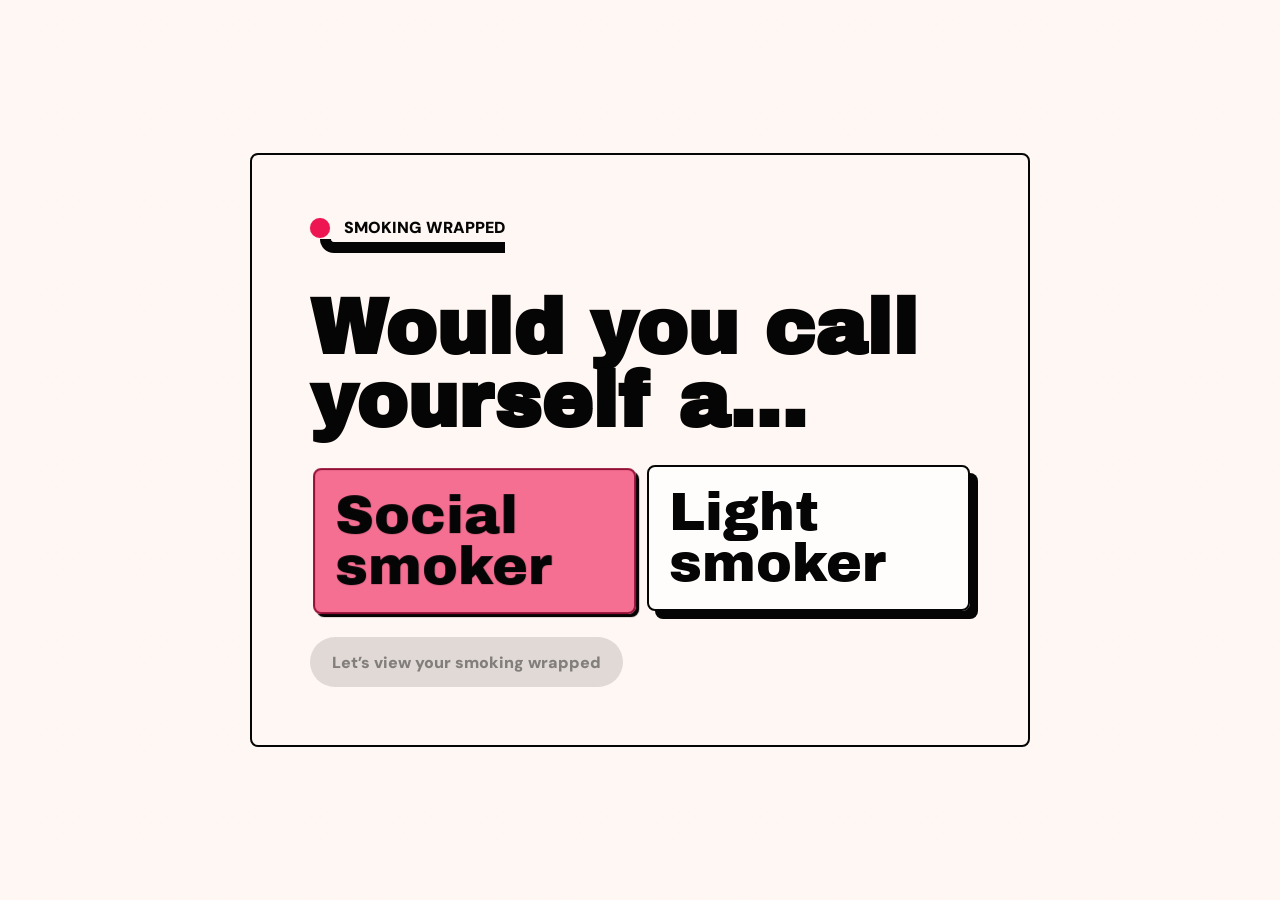
<file: index.html>
<!doctype html>
<html lang="en">
  <head>
    <meta charset="UTF-8" />
    <meta name="viewport" content="width=device-width, initial-scale=1.0" />
    <meta http-equiv="refresh" content="0; url=./smoking-wrapped-v1/" />
    <title>Smoking Wrapped</title>
    <link rel="canonical" href="./smoking-wrapped-v1/" />
  </head>
  <body>
    <p><a href="./smoking-wrapped-v1/">Open Smoking Wrapped</a></p>
  </body>
</html>
</file>
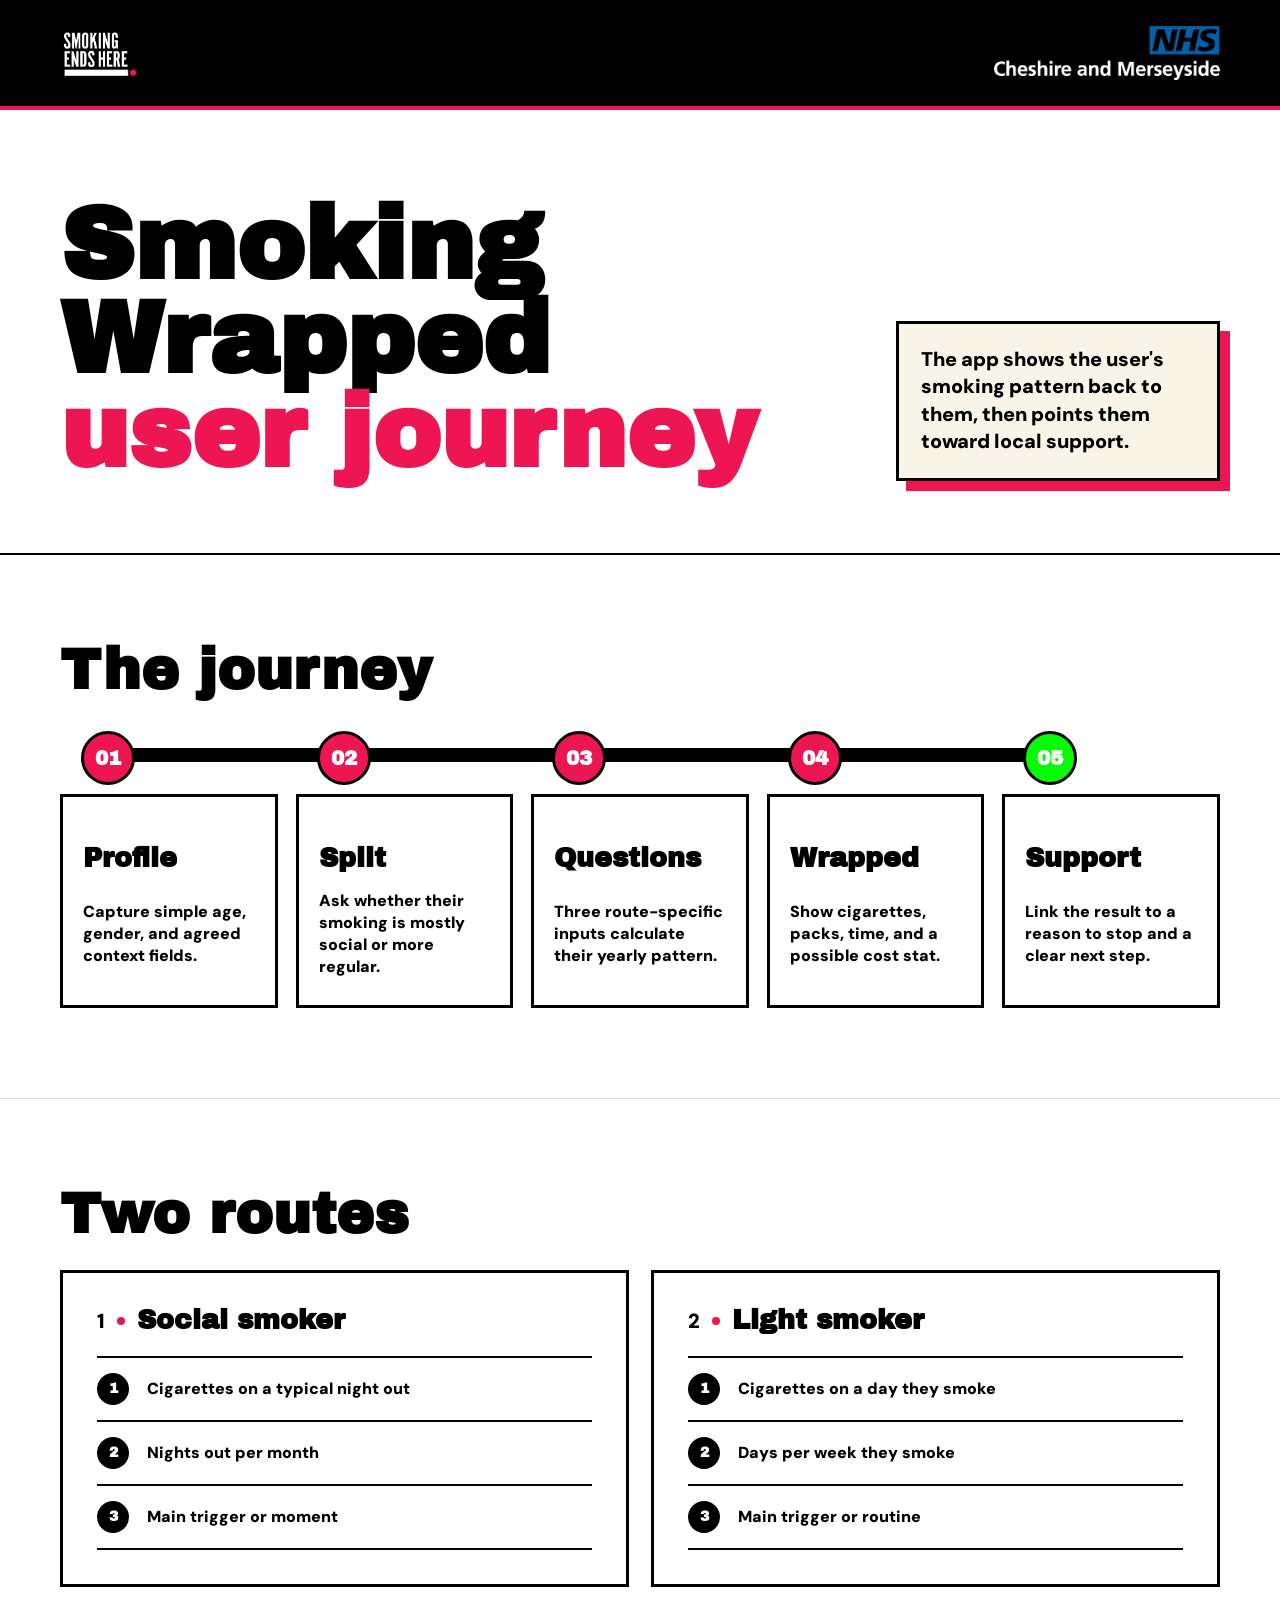
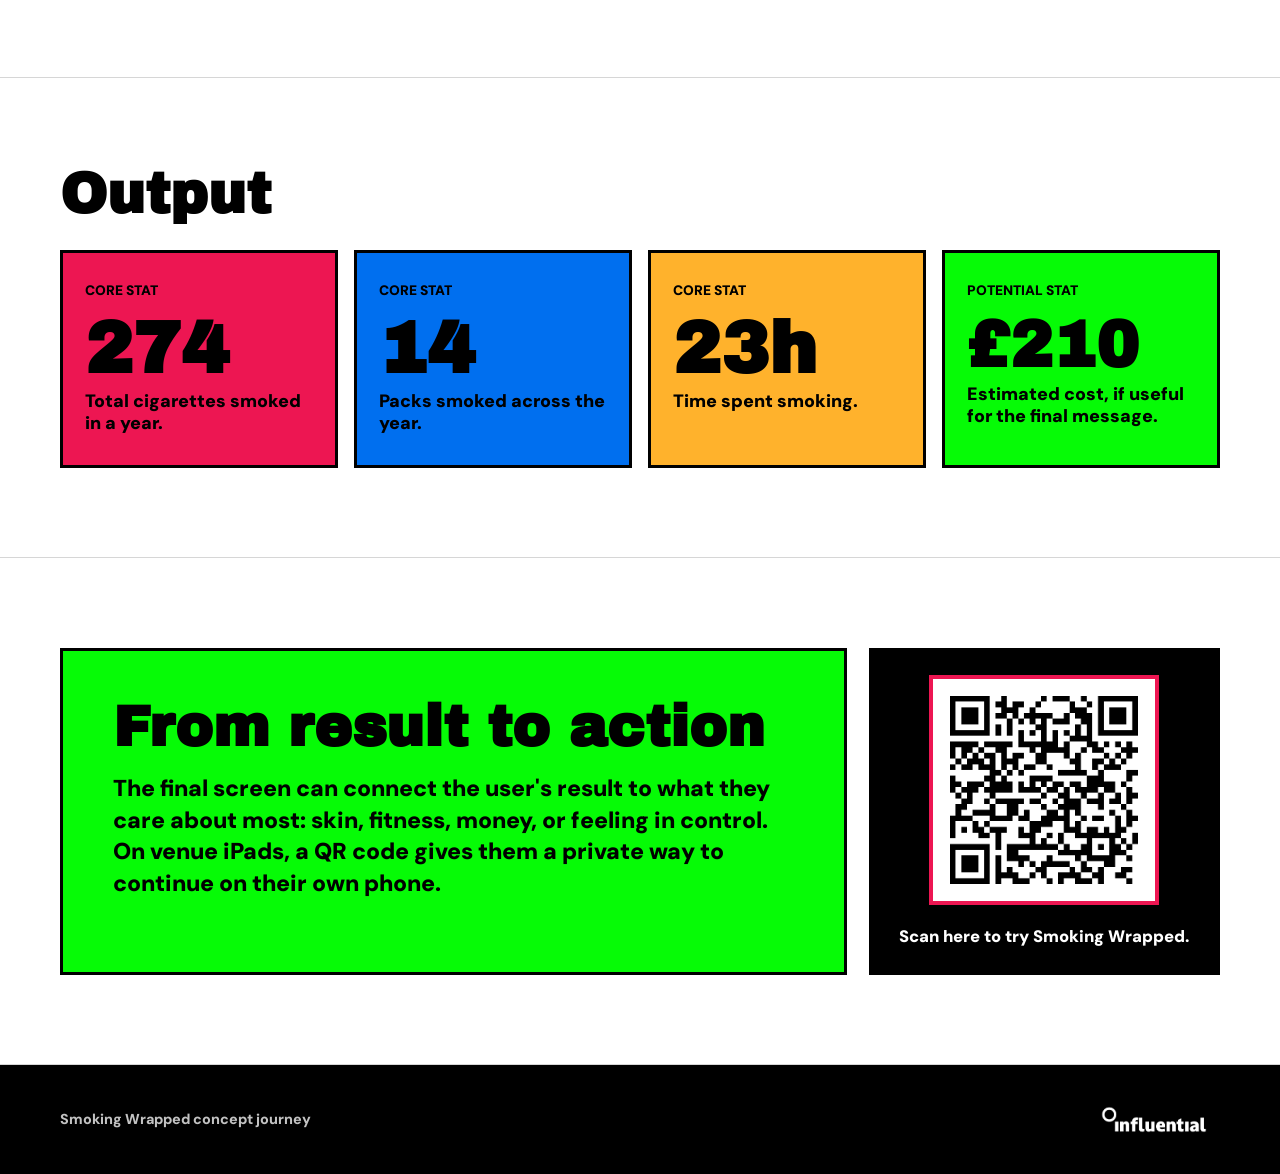
<file: smoking-wrapped-user-journey/index.html>
<!doctype html>
<html lang="en">
  <head>
    <meta charset="utf-8" />
    <meta name="viewport" content="width=device-width, initial-scale=1" />
    <title>Smoking Wrapped User Journey</title>
    <link rel="preconnect" href="https://fonts.googleapis.com" />
    <link rel="preconnect" href="https://fonts.gstatic.com" crossorigin />
    <link
      href="https://fonts.googleapis.com/css2?family=Archivo+Black&family=DM+Sans:opsz,wght@9..40,500;9..40,700;9..40,900&family=Oswald:wght@600;700&display=swap"
      rel="stylesheet"
    />
    <style>
      :root {
        --black: #000000;
        --white: #ffffff;
        --pink: #ed1652;
        --grey: #333333;
        --cream: #f8f4e8;
        --yellow: #f5f8a3;
        --green: #06fb06;
        --blue: #006fef;
        --cyan: #00a7fa;
        --orange: #ffb22c;
        --line: rgba(0, 0, 0, 0.16);
      }

      * {
        box-sizing: border-box;
      }

      html {
        scroll-behavior: smooth;
        overflow-x: hidden;
      }

      body {
        margin: 0;
        color: var(--black);
        background: var(--white);
        font-family: "DM Sans", system-ui, sans-serif;
        line-height: 1.38;
        overflow-x: hidden;
      }

      img {
        display: block;
        max-width: 100%;
      }

      p {
        margin: 0;
      }

      .wrap {
        width: min(1160px, calc(100% - 36px));
        margin: 0 auto;
      }

      .topbar {
        position: sticky;
        top: 0;
        z-index: 10;
        padding: 14px 0;
        background: var(--black);
        border-bottom: 4px solid var(--pink);
      }

      .brand-stack {
        display: flex;
        align-items: center;
        justify-content: space-between;
        gap: 20px;
      }

      .seh-logo {
        width: 78px;
        height: 78px;
      }

      .nhs-logo {
        width: 226px;
        height: auto;
        object-fit: contain;
      }

      .inf-logo {
        width: 132px;
      }

      h1,
      h2,
      h3 {
        margin: 0;
        font-family: "Archivo Black", Impact, sans-serif;
        letter-spacing: 0;
      }

      h1 {
        max-width: 1000px;
        font-size: clamp(3.4rem, 8vw, 8.3rem);
        line-height: 0.92;
      }

      h1 em {
        display: block;
        color: var(--pink);
        font-style: normal;
      }

      h2 {
        font-size: clamp(2.15rem, 4.4vw, 4.8rem);
        line-height: 0.96;
      }

      h3 {
        font-size: clamp(1.35rem, 2.1vw, 2rem);
        line-height: 1;
      }

      .hero {
        position: relative;
        padding: clamp(48px, 7vw, 88px) 0 clamp(44px, 6vw, 72px);
        background: var(--white);
        border-bottom: 2px solid var(--black);
      }

      .hero-grid {
        display: grid;
        grid-template-columns: minmax(0, 1fr) minmax(260px, 0.42fr);
        gap: clamp(28px, 5vw, 64px);
        align-items: end;
      }

      .hero-note {
        padding: 22px;
        color: var(--black);
        background-color: #f8f4e8;
        background-image: linear-gradient(#f8f4e8, #f8f4e8);
        border: 3px solid var(--black);
        box-shadow: 10px 10px 0 var(--pink);
        font-size: clamp(1.06rem, 1.55vw, 1.35rem);
        font-weight: 900;
      }

      section {
        padding: clamp(48px, 7vw, 92px) 0;
        border-bottom: 1px solid var(--line);
      }

      .section-head {
        margin-bottom: 28px;
      }

      .journey {
        position: relative;
        display: grid;
        grid-template-columns: repeat(5, minmax(136px, 1fr));
        gap: 18px;
        padding-top: 68px;
        --step-width: calc((100% - 72px) / 5);
      }

      .journey::before {
        content: "";
        position: absolute;
        top: 22px;
        left: 45px;
        right: calc(var(--step-width) - 45px);
        height: 14px;
        background: var(--black);
        border-radius: 999px;
      }

      .step {
        position: relative;
        display: grid;
        gap: 12px;
        min-height: 214px;
        padding: 26px 20px 22px;
        background: var(--white);
        border: 3px solid var(--black);
      }

      .step b,
      .route-list b {
        display: grid;
        place-items: center;
        font-family: "Archivo Black", Impact, sans-serif;
        line-height: 1;
      }

      .step b {
        position: absolute;
        top: -66px;
        left: 18px;
        color: var(--white);
        background: var(--pink);
        border: 3px solid var(--black);
        border-radius: 999px;
        width: 54px;
        height: 54px;
        font-size: 1.25rem;
      }

      .step:nth-child(5) b {
        background: var(--green);
      }

      .step h3 {
        margin-top: 22px;
      }

      .step p,
      .route-list li,
      .stat p,
      .phone-card p {
        font-weight: 900;
      }

      .routes {
        display: grid;
        grid-template-columns: repeat(2, minmax(0, 1fr));
        gap: 22px;
      }

      .panel {
        padding: clamp(24px, 4vw, 34px);
        background: var(--white);
        border: 3px solid var(--black);
      }

      .panel.social {
        color: var(--black);
      }

      .panel.light {
        color: var(--black);
      }

      .panel h3 {
        display: flex;
        align-items: center;
        gap: 12px;
        margin-bottom: 22px;
        color: inherit;
      }

      .panel h3 span {
        font-family: "DM Sans", system-ui, sans-serif;
        font-size: 1.28rem;
        font-weight: 900;
      }

      .panel h3 i {
        width: 8px;
        height: 8px;
        background: var(--pink);
        border-radius: 50%;
      }

      .route-list {
        display: grid;
        gap: 0;
        margin: 0;
        padding: 0;
        list-style: none;
        border-top: 2px solid var(--black);
      }

      .route-list li {
        display: grid;
        grid-template-columns: 36px 1fr;
        gap: 14px;
        align-items: center;
        min-height: 64px;
        padding: 15px 0;
        background: transparent;
        color: var(--black);
        border-bottom: 2px solid var(--black);
      }

      .route-list b {
        width: 32px;
        height: 32px;
        color: var(--white);
        background: var(--black);
        border-radius: 999px;
        font-size: 0.88rem;
      }

      .stats {
        display: grid;
        grid-template-columns: repeat(4, minmax(0, 1fr));
        gap: 16px;
      }

      .stat {
        min-height: 218px;
        padding: 26px 22px;
        color: var(--black);
        border: 3px solid var(--black);
        overflow: hidden;
      }

      .stat:nth-child(1) {
        background: var(--pink);
      }

      .stat:nth-child(2) {
        background: var(--blue);
      }

      .stat:nth-child(3) {
        background: var(--orange);
      }

      .stat.maybe {
        background: var(--green);
      }

      .stat strong {
        display: block;
        margin: 16px 0 10px;
        color: inherit;
        font-family: "Archivo Black", Impact, sans-serif;
        font-size: clamp(3.15rem, 5.6vw, 5.5rem);
        line-height: 0.9;
      }

      .stat.maybe strong {
        font-size: clamp(2.85rem, 5vw, 4.9rem);
      }

      .stat span {
        color: inherit;
        font-size: 0.86rem;
        font-weight: 900;
        text-transform: uppercase;
      }

      .stat p {
        font-size: clamp(1.05rem, 1.4vw, 1.28rem);
        line-height: 1.2;
      }

      .handoff {
        display: grid;
        grid-template-columns: minmax(0, 0.94fr) minmax(250px, 0.42fr);
        gap: 22px;
        align-items: stretch;
      }

      .handoff-copy {
        padding: clamp(28px, 5vw, 50px);
        color: var(--black);
        background: var(--green);
        border: 3px solid var(--black);
      }

      .handoff-copy p {
        max-width: 720px;
        margin-top: 18px;
        font-size: clamp(1.08rem, 1.8vw, 1.45rem);
        font-weight: 900;
      }

      .phone-card {
        display: flex;
        flex-direction: column;
        justify-content: center;
        gap: 20px;
        padding: 24px;
        background: var(--black);
        color: var(--white);
        border: 3px solid var(--black);
      }

      .qr {
        width: min(230px, 100%);
        aspect-ratio: 1;
        margin: 0 auto;
        padding: 10px;
        background: var(--white);
        border: 4px solid var(--pink);
      }

      .qr img {
        width: 100%;
        height: 100%;
        object-fit: contain;
      }

      .phone-card p {
        text-align: center;
        font-size: 1.04rem;
      }

      footer {
        padding: 28px 0;
        background: var(--black);
      }

      footer .wrap {
        display: flex;
        align-items: center;
        justify-content: space-between;
        gap: 18px;
      }

      footer p {
        color: rgba(255, 255, 255, 0.76);
        font-size: 0.9rem;
        font-weight: 800;
      }

      @media (max-width: 980px) {
        .hero-grid,
        .routes,
        .handoff {
          grid-template-columns: 1fr;
        }

        .journey,
        .stats {
          grid-template-columns: 1fr;
        }

        .journey {
          gap: 16px;
          padding-top: 0;
          padding-left: 44px;
        }

        .journey::before {
          top: 28px;
          bottom: 28px;
          left: 27px;
          right: auto;
          width: 12px;
          height: auto;
        }

        .step {
          min-height: auto;
          padding-left: 58px;
        }

        .step b {
          top: 20px;
          left: -40px;
        }
      }

      @media (max-width: 680px) {
        .wrap {
          width: min(100% - 28px, 1160px);
        }

        footer .wrap {
          align-items: flex-start;
          flex-direction: column;
          justify-content: flex-start;
        }

        .brand-stack {
          align-items: center;
          justify-content: space-between;
        }

        .seh-logo {
          width: 70px;
          height: 70px;
        }

        .nhs-logo {
          width: 170px;
        }

        h1 {
          font-size: clamp(3.05rem, 16vw, 5rem);
        }

        .hero-note {
          box-shadow: 7px 7px 0 var(--pink);
        }

        .route-list li {
          grid-template-columns: 34px 1fr;
          padding: 14px 0;
        }

        .route-list b {
          width: 30px;
          height: 30px;
        }
      }
    </style>
  </head>
  <body>
    <header class="topbar">
      <div class="wrap brand-stack" aria-label="Campaign partners">
        <img class="seh-logo" src="../assets/brand/smoking-ends-here-logo.png" alt="Smoking Ends Here" />
        <img class="nhs-logo" src="../assets/brand/nhs-logo.png" alt="NHS Cheshire and Merseyside" />
      </div>
    </header>

    <main>
      <section class="hero">
        <div class="wrap hero-grid">
          <div>
            <h1>Smoking Wrapped <em>user journey</em></h1>
          </div>
          <div class="hero-note">
            <p>The app shows the user's smoking pattern back to them, then points them toward local support.</p>
          </div>
        </div>
      </section>

      <section>
        <div class="wrap">
          <div class="section-head">
            <h2>The journey</h2>
          </div>

          <div class="journey" aria-label="Five step user journey">
            <article class="step">
              <b>01</b>
              <h3>Profile</h3>
              <p>Capture simple age, gender, and agreed context fields.</p>
            </article>
            <article class="step">
              <b>02</b>
              <h3>Split</h3>
              <p>Ask whether their smoking is mostly social or more regular.</p>
            </article>
            <article class="step">
              <b>03</b>
              <h3>Questions</h3>
              <p>Three route-specific inputs calculate their yearly pattern.</p>
            </article>
            <article class="step">
              <b>04</b>
              <h3>Wrapped</h3>
              <p>Show cigarettes, packs, time, and a possible cost stat.</p>
            </article>
            <article class="step">
              <b>05</b>
              <h3>Support</h3>
              <p>Link the result to a reason to stop and a clear next step.</p>
            </article>
          </div>
        </div>
      </section>

      <section>
        <div class="wrap">
          <div class="section-head">
            <h2>Two routes</h2>
          </div>

          <div class="routes">
            <article class="panel social">
              <h3><span>1</span><i aria-hidden="true"></i>Social smoker</h3>
              <ul class="route-list">
                <li><b>1</b><span>Cigarettes on a typical night out</span></li>
                <li><b>2</b><span>Nights out per month</span></li>
                <li><b>3</b><span>Main trigger or moment</span></li>
              </ul>
            </article>

            <article class="panel light">
              <h3><span>2</span><i aria-hidden="true"></i>Light smoker</h3>
              <ul class="route-list">
                <li><b>1</b><span>Cigarettes on a day they smoke</span></li>
                <li><b>2</b><span>Days per week they smoke</span></li>
                <li><b>3</b><span>Main trigger or routine</span></li>
              </ul>
            </article>
          </div>
        </div>
      </section>

      <section>
        <div class="wrap">
          <div class="section-head">
            <h2>Output</h2>
          </div>

          <div class="stats">
            <article class="stat">
              <span>Core stat</span>
              <strong>274</strong>
              <p>Total cigarettes smoked in a year.</p>
            </article>
            <article class="stat">
              <span>Core stat</span>
              <strong>14</strong>
              <p>Packs smoked across the year.</p>
            </article>
            <article class="stat">
              <span>Core stat</span>
              <strong>23h</strong>
              <p>Time spent smoking.</p>
            </article>
            <article class="stat maybe">
              <span>Potential stat</span>
              <strong>£210</strong>
              <p>Estimated cost, if useful for the final message.</p>
            </article>
          </div>
        </div>
      </section>

      <section>
        <div class="wrap handoff">
          <article class="handoff-copy">
            <h2>From result to action</h2>
            <p>
              The final screen can connect the user's result to what they care about most: skin, fitness,
              money, or feeling in control. On venue iPads, a QR code gives them a private way to continue
              on their own phone.
            </p>
          </article>
          <aside class="phone-card" aria-label="Illustrative QR code handoff">
            <div class="qr">
              <img
                src="../assets/generated/smoking-wrapped-live-qr.png"
                alt="QR code linking to the Smoking Wrapped prototype"
              />
            </div>
            <p>Scan here to try Smoking Wrapped.</p>
          </aside>
        </div>
      </section>
    </main>

    <footer>
      <div class="wrap">
        <p>Smoking Wrapped concept journey</p>
        <img class="inf-logo" src="../assets/brand/influential-logo-white.png" alt="Influential" />
      </div>
    </footer>
  </body>
</html>
</file>
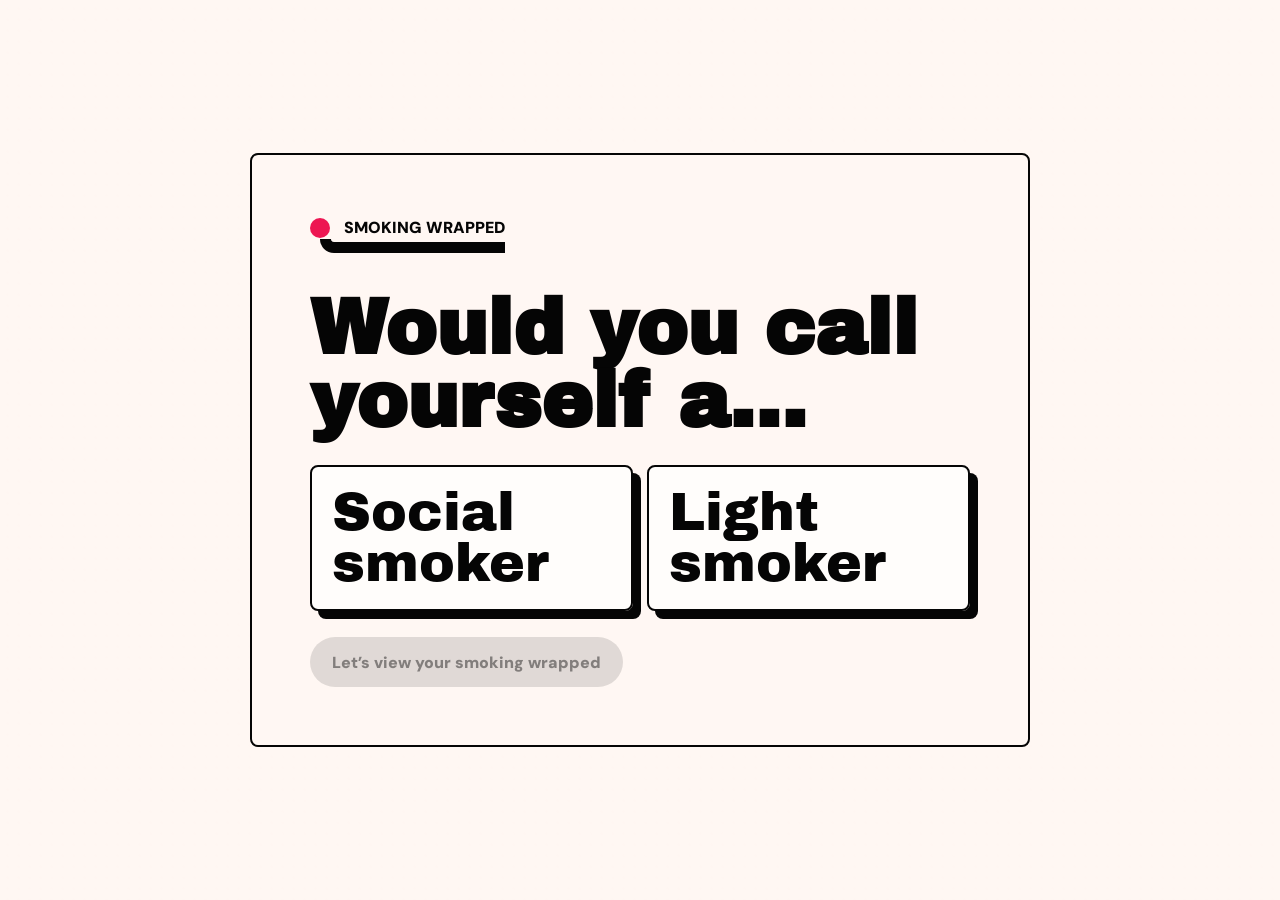
<file: smoking-wrapped-v1/index.html>
<!doctype html>
<html lang="en">
  <head>
    <meta charset="UTF-8" />
    <meta name="viewport" content="width=device-width, initial-scale=1.0" />
    <title>Smoking Wrapped</title>
    <link rel="preconnect" href="https://fonts.googleapis.com" />
    <link rel="preconnect" href="https://fonts.gstatic.com" crossorigin />
    <link
      href="https://fonts.googleapis.com/css2?family=Archivo+Black&family=DM+Sans:opsz,wght@9..40,500;9..40,700;9..40,900&display=swap"
      rel="stylesheet"
    />
    <link rel="stylesheet" href="./styles.css" />
  </head>
  <body>
    <main class="app-shell">
      <section class="opening-screen" id="opening-screen" aria-labelledby="opening-title">
        <div class="poster-noise"></div>
        <div class="opening-card">
          <div class="brand-row">
            <span class="pulse-dot"></span>
            <span>Smoking Wrapped</span>
            <span class="brand-line" aria-hidden="true"></span>
          </div>
          <h1 id="opening-title">Would you call yourself a...</h1>
          <div class="audience-picker" role="group" aria-label="Choose smoker type">
            <button class="audience-card" type="button" data-audience="social">
              <span>Social smoker</span>
            </button>
            <button class="audience-card" type="button" data-audience="light">
              <span>Light smoker</span>
            </button>
          </div>
          <button class="primary-button" type="button" id="start-calculator" disabled>Let’s view your smoking wrapped</button>
        </div>
      </section>

      <section class="calculator-screen is-hidden" id="calculator-screen" aria-labelledby="main-title">
        <section class="hero-panel">
          <div class="poster-noise"></div>

          <div class="hero-grid">
            <div class="intro-copy story-card">
              <div class="brand-row">
                <span class="pulse-dot"></span>
                <span id="audience-label">Social smoker</span>
                <span class="brand-line" aria-hidden="true"></span>
              </div>
              <h1 id="main-title">
                <span>Think</span>
                <span id="audience-word">social smoking</span>
                <span>doesn't count?</span>
              </h1>
              <span class="hero-rule" aria-hidden="true"></span>
              <p class="lede">You might be surprised how much this adds up!</p>
            </div>

            <form class="calculator" id="smoking-form">
              <div class="form-actions">
                <button class="back-button" type="button" id="change-audience" aria-label="Change answer">
                  <span>Change answer</span>
                </button>
              </div>

              <div class="control-block is-hidden" data-control="daysWeek">
                <label for="days-week">
                  <span>Number of days in the week you smoke</span>
                  <strong id="days-week-value">3</strong>
                </label>
                <input id="days-week" name="days-week" type="range" min="0" max="7" value="3" />
              </div>

              <div class="control-block is-hidden" data-control="typicalDay">
                <label for="typical-day-cigarettes">
                  <span>Cigarettes smoked on a typical day</span>
                  <strong id="typical-day-cigarettes-value">3</strong>
                </label>
                <input id="typical-day-cigarettes" name="typical-day-cigarettes" type="range" min="0" max="30" value="3" />
              </div>

              <div class="control-block" data-control="night">
                <label for="night-cigarettes">
                  <span>Cigarettes smoked on a typical night out</span>
                  <strong id="night-cigarettes-value">4</strong>
                </label>
                <input id="night-cigarettes" name="night-cigarettes" type="range" min="0" max="30" value="4" />
              </div>

              <div class="control-block" data-control="nightsMonth">
                <label for="nights-month">
                  <span>Nights out per month</span>
                  <strong id="nights-month-value">6</strong>
                </label>
                <input id="nights-month" name="nights-month" type="range" min="0" max="31" value="6" />
              </div>

              <div class="control-block" data-control="years">
                <label for="years-smoking">
                  <span id="years-label">Years you’ve been a social smoker</span>
                  <strong id="years-smoking-value">3</strong>
                </label>
                <input id="years-smoking" name="years-smoking" type="range" min="0" max="40" value="3" />
              </div>
            </form>
          </div>
        </section>

        <section class="results-panel" aria-live="polite">
          <article class="wrapped-card main-card">
            <p class="card-label">That’s</p>
            <div class="big-number" id="yearly-total">288</div>
            <p class="big-line">cigarettes smoked in last 12 months</p>
          </article>

          <article class="wrapped-card pack-card">
            <p class="card-label">Which equals</p>
            <div class="pack-stack" id="pack-stack" aria-hidden="true"></div>
            <p><strong id="pack-total">14</strong> packets of cigarettes</p>
          </article>

          <article class="wrapped-card minutes-card">
            <p class="card-label">And means, you’ve spent</p>
            <div class="stat-pair">
              <strong id="hours-total">29</strong>
              <span>hours smoking</span>
            </div>
          </article>

          <article class="wrapped-card money-card">
            <p class="card-label">Even if you never buy them, it’s</p>
            <div class="stat-pair">
              <strong id="money-total">£212</strong>
              <span>worth of cigarettes smoked</span>
            </div>
          </article>

          <article class="wrapped-card lifetime-card">
            <p class="card-label">If our sums are right, that means you’ve smoked</p>
            <div class="stat-pair">
              <strong id="lifetime-total">864</strong>
              <span>cigarettes since you started</span>
            </div>
          </article>

          <article class="wrapped-card closer-card">
            <h2 id="share-line">Social smoking, it all adds up.</h2>
            <p class="closer-copy" id="closer-copy">
              Every time you smoke on a night out, you’re impacting your fitness and aging your skin.
            </p>
            <p class="closer-copy">The good news is, it’s not too late to stop.</p>
          </article>
        </section>
      </section>
    </main>

    <script src="./script.js"></script>
  </body>
</html>
</file>
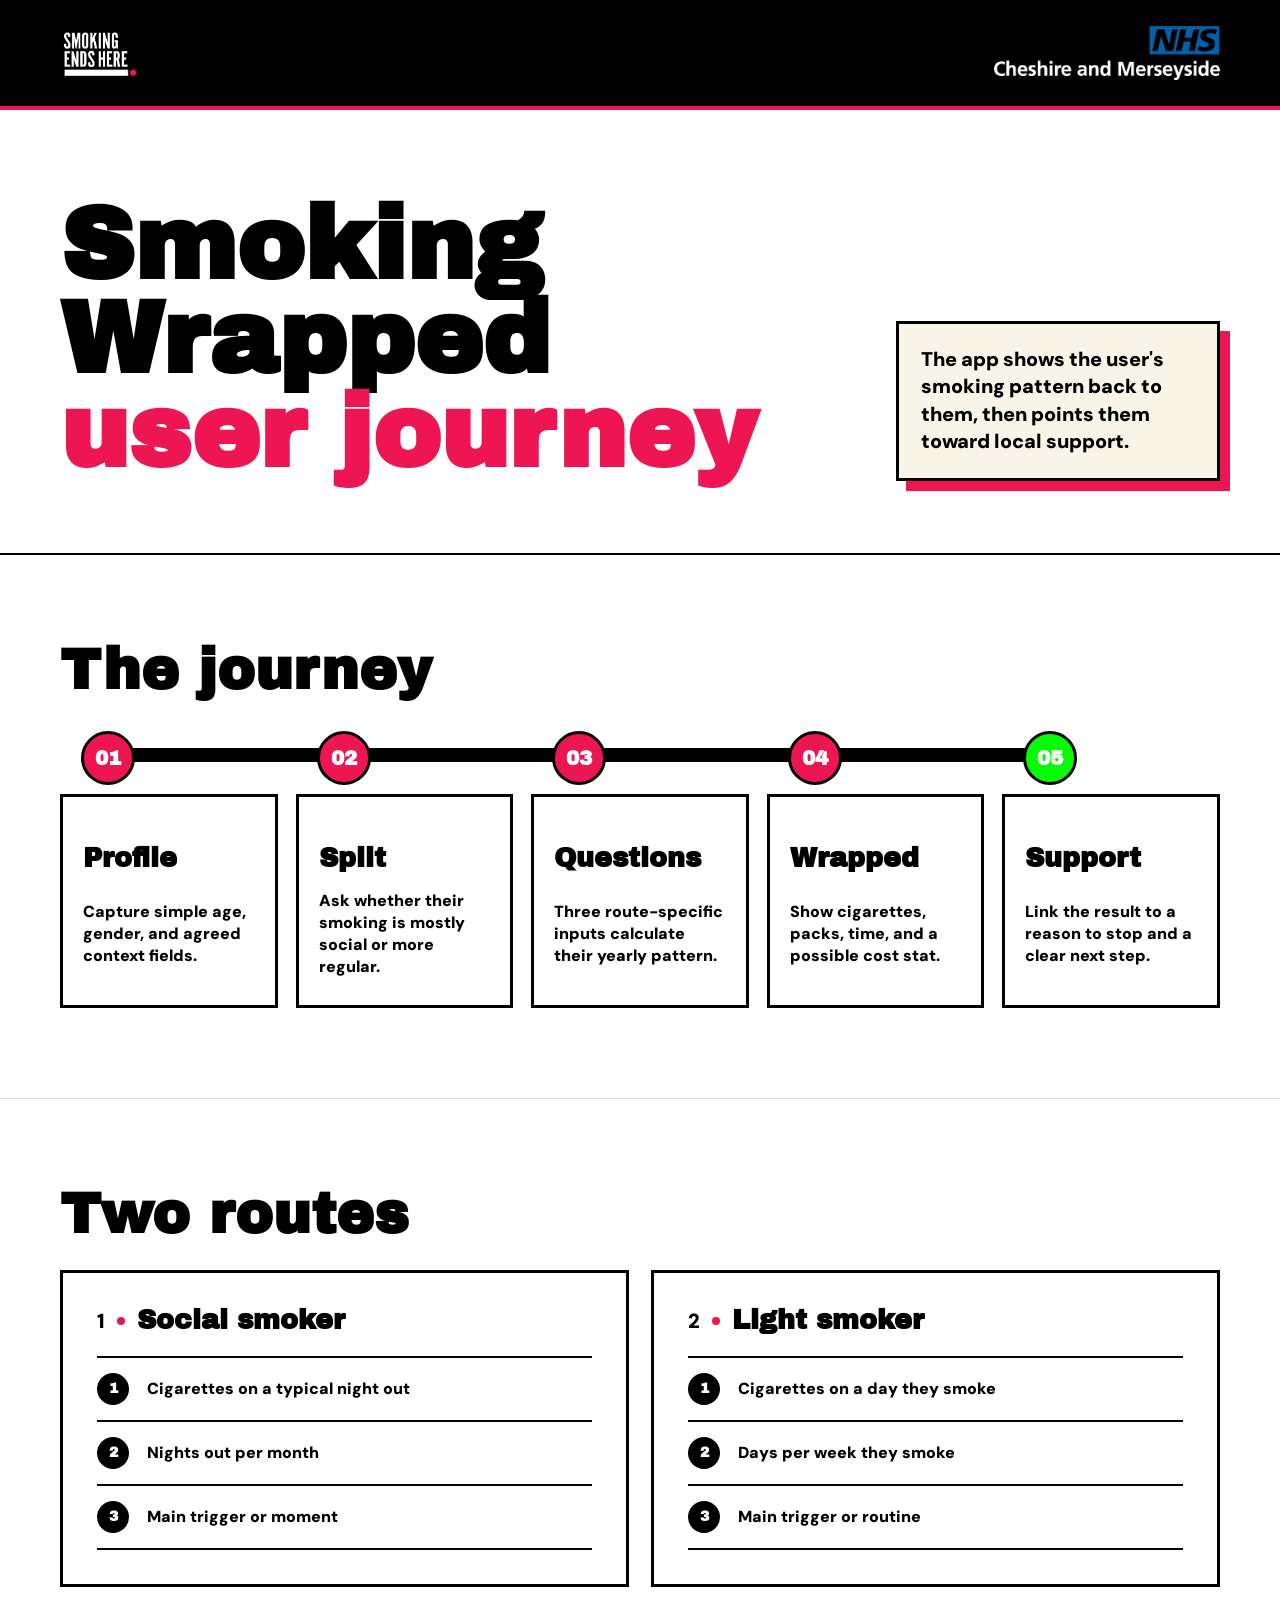
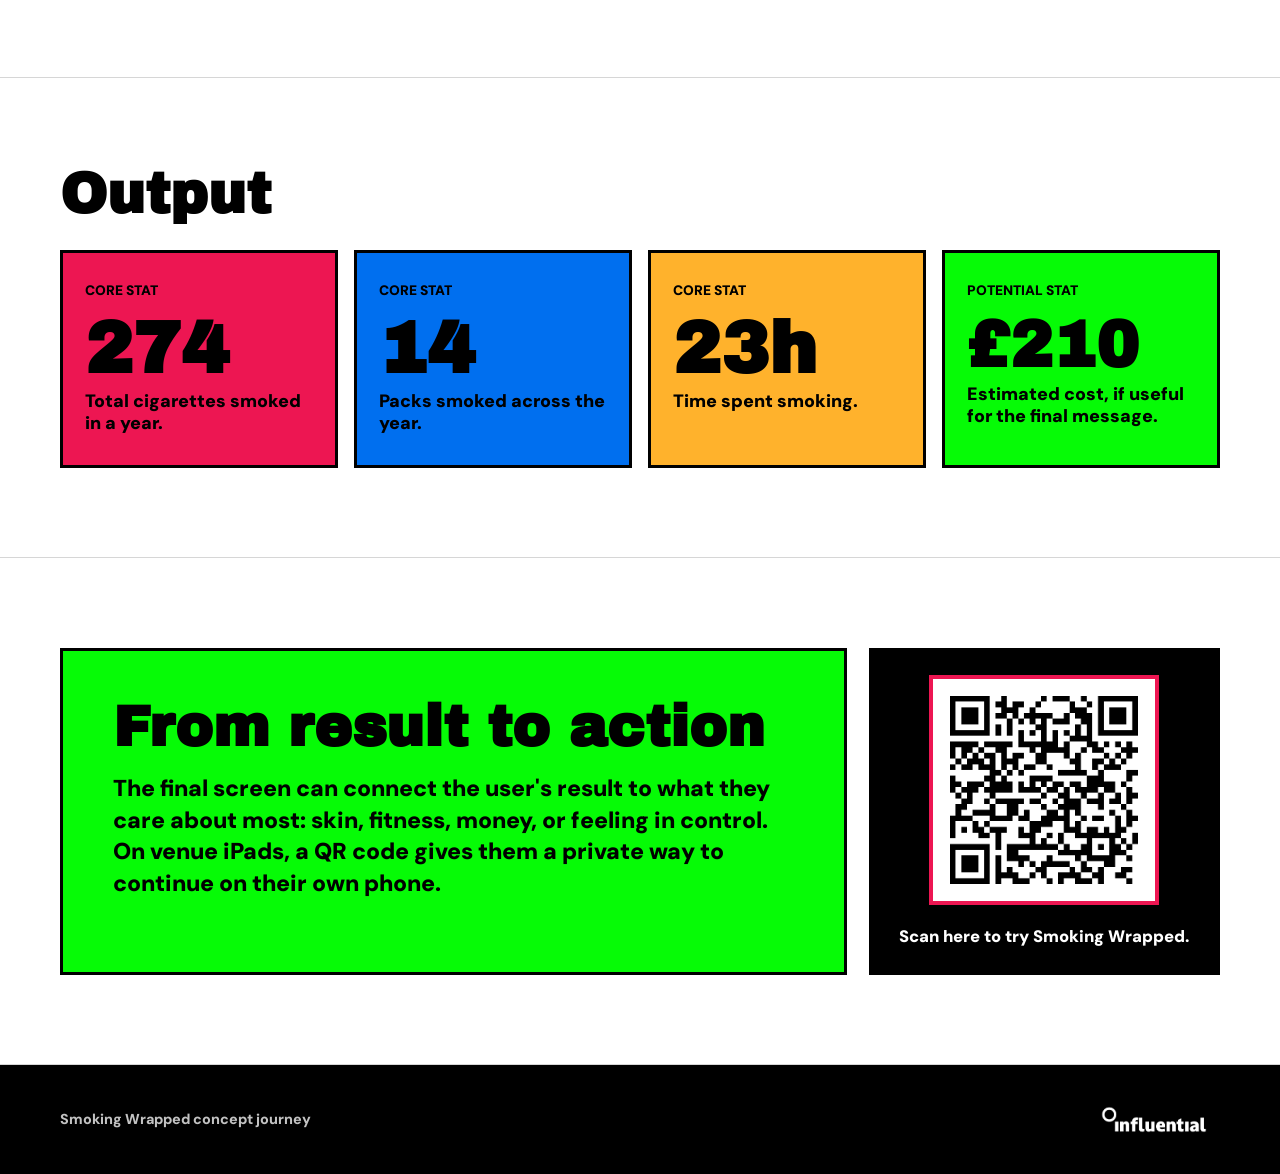
<file: smoking-wrapped-client-journey_v2.html>
<!doctype html>
<html lang="en">
  <head>
    <meta charset="utf-8" />
    <meta name="viewport" content="width=device-width, initial-scale=1" />
    <title>Smoking Wrapped User Journey</title>
    <link rel="preconnect" href="https://fonts.googleapis.com" />
    <link rel="preconnect" href="https://fonts.gstatic.com" crossorigin />
    <link
      href="https://fonts.googleapis.com/css2?family=Archivo+Black&family=DM+Sans:opsz,wght@9..40,500;9..40,700;9..40,900&family=Oswald:wght@600;700&display=swap"
      rel="stylesheet"
    />
    <style>
      :root {
        --black: #000000;
        --white: #ffffff;
        --pink: #ed1652;
        --grey: #333333;
        --cream: #f8f4e8;
        --yellow: #f5f8a3;
        --green: #06fb06;
        --blue: #006fef;
        --cyan: #00a7fa;
        --orange: #ffb22c;
        --line: rgba(0, 0, 0, 0.16);
      }

      * {
        box-sizing: border-box;
      }

      html {
        scroll-behavior: smooth;
        overflow-x: hidden;
      }

      body {
        margin: 0;
        color: var(--black);
        background: var(--white);
        font-family: "DM Sans", system-ui, sans-serif;
        line-height: 1.38;
        overflow-x: hidden;
      }

      img {
        display: block;
        max-width: 100%;
      }

      p {
        margin: 0;
      }

      .wrap {
        width: min(1160px, calc(100% - 36px));
        margin: 0 auto;
      }

      .topbar {
        position: sticky;
        top: 0;
        z-index: 10;
        padding: 14px 0;
        background: var(--black);
        border-bottom: 4px solid var(--pink);
      }

      .brand-stack {
        display: flex;
        align-items: center;
        justify-content: space-between;
        gap: 20px;
      }

      .seh-logo {
        width: 78px;
        height: 78px;
      }

      .nhs-logo {
        width: 226px;
        height: auto;
        object-fit: contain;
      }

      .inf-logo {
        width: 132px;
      }

      h1,
      h2,
      h3 {
        margin: 0;
        font-family: "Archivo Black", Impact, sans-serif;
        letter-spacing: 0;
      }

      h1 {
        max-width: 1000px;
        font-size: clamp(3.4rem, 8vw, 8.3rem);
        line-height: 0.92;
      }

      h1 em {
        display: block;
        color: var(--pink);
        font-style: normal;
      }

      h2 {
        font-size: clamp(2.15rem, 4.4vw, 4.8rem);
        line-height: 0.96;
      }

      h3 {
        font-size: clamp(1.35rem, 2.1vw, 2rem);
        line-height: 1;
      }

      .hero {
        position: relative;
        padding: clamp(48px, 7vw, 88px) 0 clamp(44px, 6vw, 72px);
        background: var(--white);
        border-bottom: 2px solid var(--black);
      }

      .hero-grid {
        display: grid;
        grid-template-columns: minmax(0, 1fr) minmax(260px, 0.42fr);
        gap: clamp(28px, 5vw, 64px);
        align-items: end;
      }

      .hero-note {
        padding: 22px;
        color: var(--black);
        background-color: #f8f4e8;
        background-image: linear-gradient(#f8f4e8, #f8f4e8);
        border: 3px solid var(--black);
        box-shadow: 10px 10px 0 var(--pink);
        font-size: clamp(1.06rem, 1.55vw, 1.35rem);
        font-weight: 900;
      }

      section {
        padding: clamp(48px, 7vw, 92px) 0;
        border-bottom: 1px solid var(--line);
      }

      .section-head {
        margin-bottom: 28px;
      }

      .journey {
        position: relative;
        display: grid;
        grid-template-columns: repeat(5, minmax(136px, 1fr));
        gap: 18px;
        padding-top: 68px;
        --step-width: calc((100% - 72px) / 5);
      }

      .journey::before {
        content: "";
        position: absolute;
        top: 22px;
        left: 45px;
        right: calc(var(--step-width) - 45px);
        height: 14px;
        background: var(--black);
        border-radius: 999px;
      }

      .step {
        position: relative;
        display: grid;
        gap: 12px;
        min-height: 214px;
        padding: 26px 20px 22px;
        background: var(--white);
        border: 3px solid var(--black);
      }

      .step b,
      .route-list b {
        display: grid;
        place-items: center;
        font-family: "Archivo Black", Impact, sans-serif;
        line-height: 1;
      }

      .step b {
        position: absolute;
        top: -66px;
        left: 18px;
        color: var(--white);
        background: var(--pink);
        border: 3px solid var(--black);
        border-radius: 999px;
        width: 54px;
        height: 54px;
        font-size: 1.25rem;
      }

      .step:nth-child(5) b {
        background: var(--green);
      }

      .step h3 {
        margin-top: 22px;
      }

      .step p,
      .route-list li,
      .stat p,
      .phone-card p {
        font-weight: 900;
      }

      .routes {
        display: grid;
        grid-template-columns: repeat(2, minmax(0, 1fr));
        gap: 22px;
      }

      .panel {
        padding: clamp(24px, 4vw, 34px);
        background: var(--white);
        border: 3px solid var(--black);
      }

      .panel.social {
        color: var(--black);
      }

      .panel.light {
        color: var(--black);
      }

      .panel h3 {
        display: flex;
        align-items: center;
        gap: 12px;
        margin-bottom: 22px;
        color: inherit;
      }

      .panel h3 span {
        font-family: "DM Sans", system-ui, sans-serif;
        font-size: 1.28rem;
        font-weight: 900;
      }

      .panel h3 i {
        width: 8px;
        height: 8px;
        background: var(--pink);
        border-radius: 50%;
      }

      .route-list {
        display: grid;
        gap: 0;
        margin: 0;
        padding: 0;
        list-style: none;
        border-top: 2px solid var(--black);
      }

      .route-list li {
        display: grid;
        grid-template-columns: 36px 1fr;
        gap: 14px;
        align-items: center;
        min-height: 64px;
        padding: 15px 0;
        background: transparent;
        color: var(--black);
        border-bottom: 2px solid var(--black);
      }

      .route-list b {
        width: 32px;
        height: 32px;
        color: var(--white);
        background: var(--black);
        border-radius: 999px;
        font-size: 0.88rem;
      }

      .stats {
        display: grid;
        grid-template-columns: repeat(4, minmax(0, 1fr));
        gap: 16px;
      }

      .stat {
        min-height: 218px;
        padding: 26px 22px;
        color: var(--black);
        border: 3px solid var(--black);
        overflow: hidden;
      }

      .stat:nth-child(1) {
        background: var(--pink);
      }

      .stat:nth-child(2) {
        background: var(--blue);
      }

      .stat:nth-child(3) {
        background: var(--orange);
      }

      .stat.maybe {
        background: var(--green);
      }

      .stat strong {
        display: block;
        margin: 16px 0 10px;
        color: inherit;
        font-family: "Archivo Black", Impact, sans-serif;
        font-size: clamp(3.15rem, 5.6vw, 5.5rem);
        line-height: 0.9;
      }

      .stat.maybe strong {
        font-size: clamp(2.85rem, 5vw, 4.9rem);
      }

      .stat span {
        color: inherit;
        font-size: 0.86rem;
        font-weight: 900;
        text-transform: uppercase;
      }

      .stat p {
        font-size: clamp(1.05rem, 1.4vw, 1.28rem);
        line-height: 1.2;
      }

      .handoff {
        display: grid;
        grid-template-columns: minmax(0, 0.94fr) minmax(250px, 0.42fr);
        gap: 22px;
        align-items: stretch;
      }

      .handoff-copy {
        padding: clamp(28px, 5vw, 50px);
        color: var(--black);
        background: var(--green);
        border: 3px solid var(--black);
      }

      .handoff-copy p {
        max-width: 720px;
        margin-top: 18px;
        font-size: clamp(1.08rem, 1.8vw, 1.45rem);
        font-weight: 900;
      }

      .phone-card {
        display: flex;
        flex-direction: column;
        justify-content: center;
        gap: 20px;
        padding: 24px;
        background: var(--black);
        color: var(--white);
        border: 3px solid var(--black);
      }

      .qr {
        width: min(230px, 100%);
        aspect-ratio: 1;
        margin: 0 auto;
        padding: 10px;
        background: var(--white);
        border: 4px solid var(--pink);
      }

      .qr img {
        width: 100%;
        height: 100%;
        object-fit: contain;
      }

      .phone-card p {
        text-align: center;
        font-size: 1.04rem;
      }

      footer {
        padding: 28px 0;
        background: var(--black);
      }

      footer .wrap {
        display: flex;
        align-items: center;
        justify-content: space-between;
        gap: 18px;
      }

      footer p {
        color: rgba(255, 255, 255, 0.76);
        font-size: 0.9rem;
        font-weight: 800;
      }

      @media (max-width: 980px) {
        .hero-grid,
        .routes,
        .handoff {
          grid-template-columns: 1fr;
        }

        .journey,
        .stats {
          grid-template-columns: 1fr;
        }

        .journey {
          gap: 16px;
          padding-top: 0;
          padding-left: 44px;
        }

        .journey::before {
          top: 28px;
          bottom: 28px;
          left: 27px;
          right: auto;
          width: 12px;
          height: auto;
        }

        .step {
          min-height: auto;
          padding-left: 58px;
        }

        .step b {
          top: 20px;
          left: -40px;
        }
      }

      @media (max-width: 680px) {
        .wrap {
          width: min(100% - 28px, 1160px);
        }

        footer .wrap {
          align-items: flex-start;
          flex-direction: column;
          justify-content: flex-start;
        }

        .brand-stack {
          align-items: center;
          justify-content: space-between;
        }

        .seh-logo {
          width: 70px;
          height: 70px;
        }

        .nhs-logo {
          width: 170px;
        }

        h1 {
          font-size: clamp(3.05rem, 16vw, 5rem);
        }

        .hero-note {
          box-shadow: 7px 7px 0 var(--pink);
        }

        .route-list li {
          grid-template-columns: 34px 1fr;
          padding: 14px 0;
        }

        .route-list b {
          width: 30px;
          height: 30px;
        }
      }
    </style>
  </head>
  <body>
    <header class="topbar">
      <div class="wrap brand-stack" aria-label="Campaign partners">
        <img class="seh-logo" src="./assets/brand/smoking-ends-here-logo.png" alt="Smoking Ends Here" />
        <img class="nhs-logo" src="./assets/brand/nhs-logo.png" alt="NHS Cheshire and Merseyside" />
      </div>
    </header>

    <main>
      <section class="hero">
        <div class="wrap hero-grid">
          <div>
            <h1>Smoking Wrapped <em>user journey</em></h1>
          </div>
          <div class="hero-note">
            <p>The app shows the user's smoking pattern back to them, then points them toward local support.</p>
          </div>
        </div>
      </section>

      <section>
        <div class="wrap">
          <div class="section-head">
            <h2>The journey</h2>
          </div>

          <div class="journey" aria-label="Five step user journey">
            <article class="step">
              <b>01</b>
              <h3>Profile</h3>
              <p>Capture simple age, gender, and agreed context fields.</p>
            </article>
            <article class="step">
              <b>02</b>
              <h3>Split</h3>
              <p>Ask whether their smoking is mostly social or more regular.</p>
            </article>
            <article class="step">
              <b>03</b>
              <h3>Questions</h3>
              <p>Three route-specific inputs calculate their yearly pattern.</p>
            </article>
            <article class="step">
              <b>04</b>
              <h3>Wrapped</h3>
              <p>Show cigarettes, packs, time, and a possible cost stat.</p>
            </article>
            <article class="step">
              <b>05</b>
              <h3>Support</h3>
              <p>Link the result to a reason to stop and a clear next step.</p>
            </article>
          </div>
        </div>
      </section>

      <section>
        <div class="wrap">
          <div class="section-head">
            <h2>Two routes</h2>
          </div>

          <div class="routes">
            <article class="panel social">
              <h3><span>1</span><i aria-hidden="true"></i>Social smoker</h3>
              <ul class="route-list">
                <li><b>1</b><span>Cigarettes on a typical night out</span></li>
                <li><b>2</b><span>Nights out per month</span></li>
                <li><b>3</b><span>Main trigger or moment</span></li>
              </ul>
            </article>

            <article class="panel light">
              <h3><span>2</span><i aria-hidden="true"></i>Light smoker</h3>
              <ul class="route-list">
                <li><b>1</b><span>Cigarettes on a day they smoke</span></li>
                <li><b>2</b><span>Days per week they smoke</span></li>
                <li><b>3</b><span>Main trigger or routine</span></li>
              </ul>
            </article>
          </div>
        </div>
      </section>

      <section>
        <div class="wrap">
          <div class="section-head">
            <h2>Output</h2>
          </div>

          <div class="stats">
            <article class="stat">
              <span>Core stat</span>
              <strong>274</strong>
              <p>Total cigarettes smoked in a year.</p>
            </article>
            <article class="stat">
              <span>Core stat</span>
              <strong>14</strong>
              <p>Packs smoked across the year.</p>
            </article>
            <article class="stat">
              <span>Core stat</span>
              <strong>23h</strong>
              <p>Time spent smoking.</p>
            </article>
            <article class="stat maybe">
              <span>Potential stat</span>
              <strong>£210</strong>
              <p>Estimated cost, if useful for the final message.</p>
            </article>
          </div>
        </div>
      </section>

      <section>
        <div class="wrap handoff">
          <article class="handoff-copy">
            <h2>From result to action</h2>
            <p>
              The final screen can connect the user's result to what they care about most: skin, fitness,
              money, or feeling in control. On venue iPads, a QR code gives them a private way to continue
              on their own phone.
            </p>
          </article>
          <aside class="phone-card" aria-label="Illustrative QR code handoff">
            <div class="qr">
              <img
                src="./assets/generated/smoking-wrapped-live-qr.png"
                alt="QR code linking to the Smoking Wrapped prototype"
              />
            </div>
            <p>Scan here to try Smoking Wrapped.</p>
          </aside>
        </div>
      </section>
    </main>

    <footer>
      <div class="wrap">
        <p>Smoking Wrapped concept journey</p>
        <img class="inf-logo" src="./assets/brand/influential-logo-white.png" alt="Influential" />
      </div>
    </footer>
  </body>
</html>
</file>
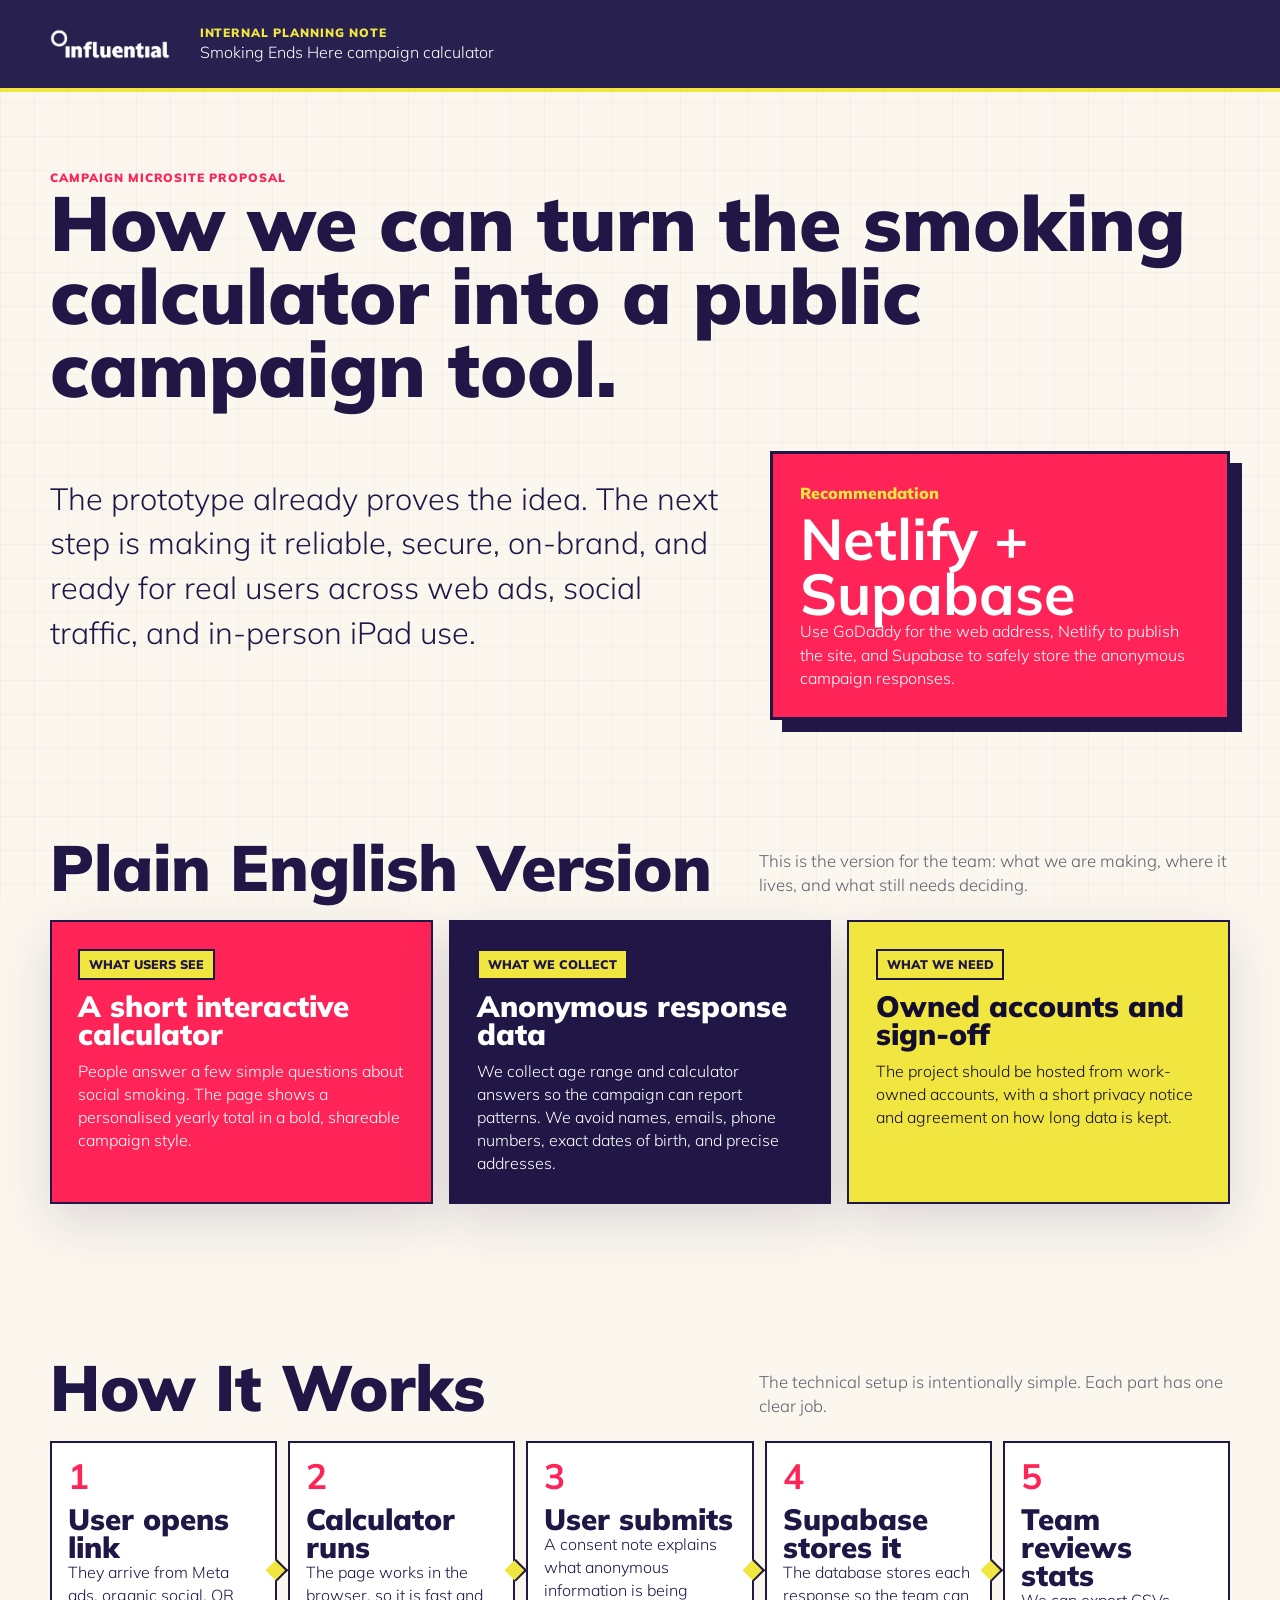
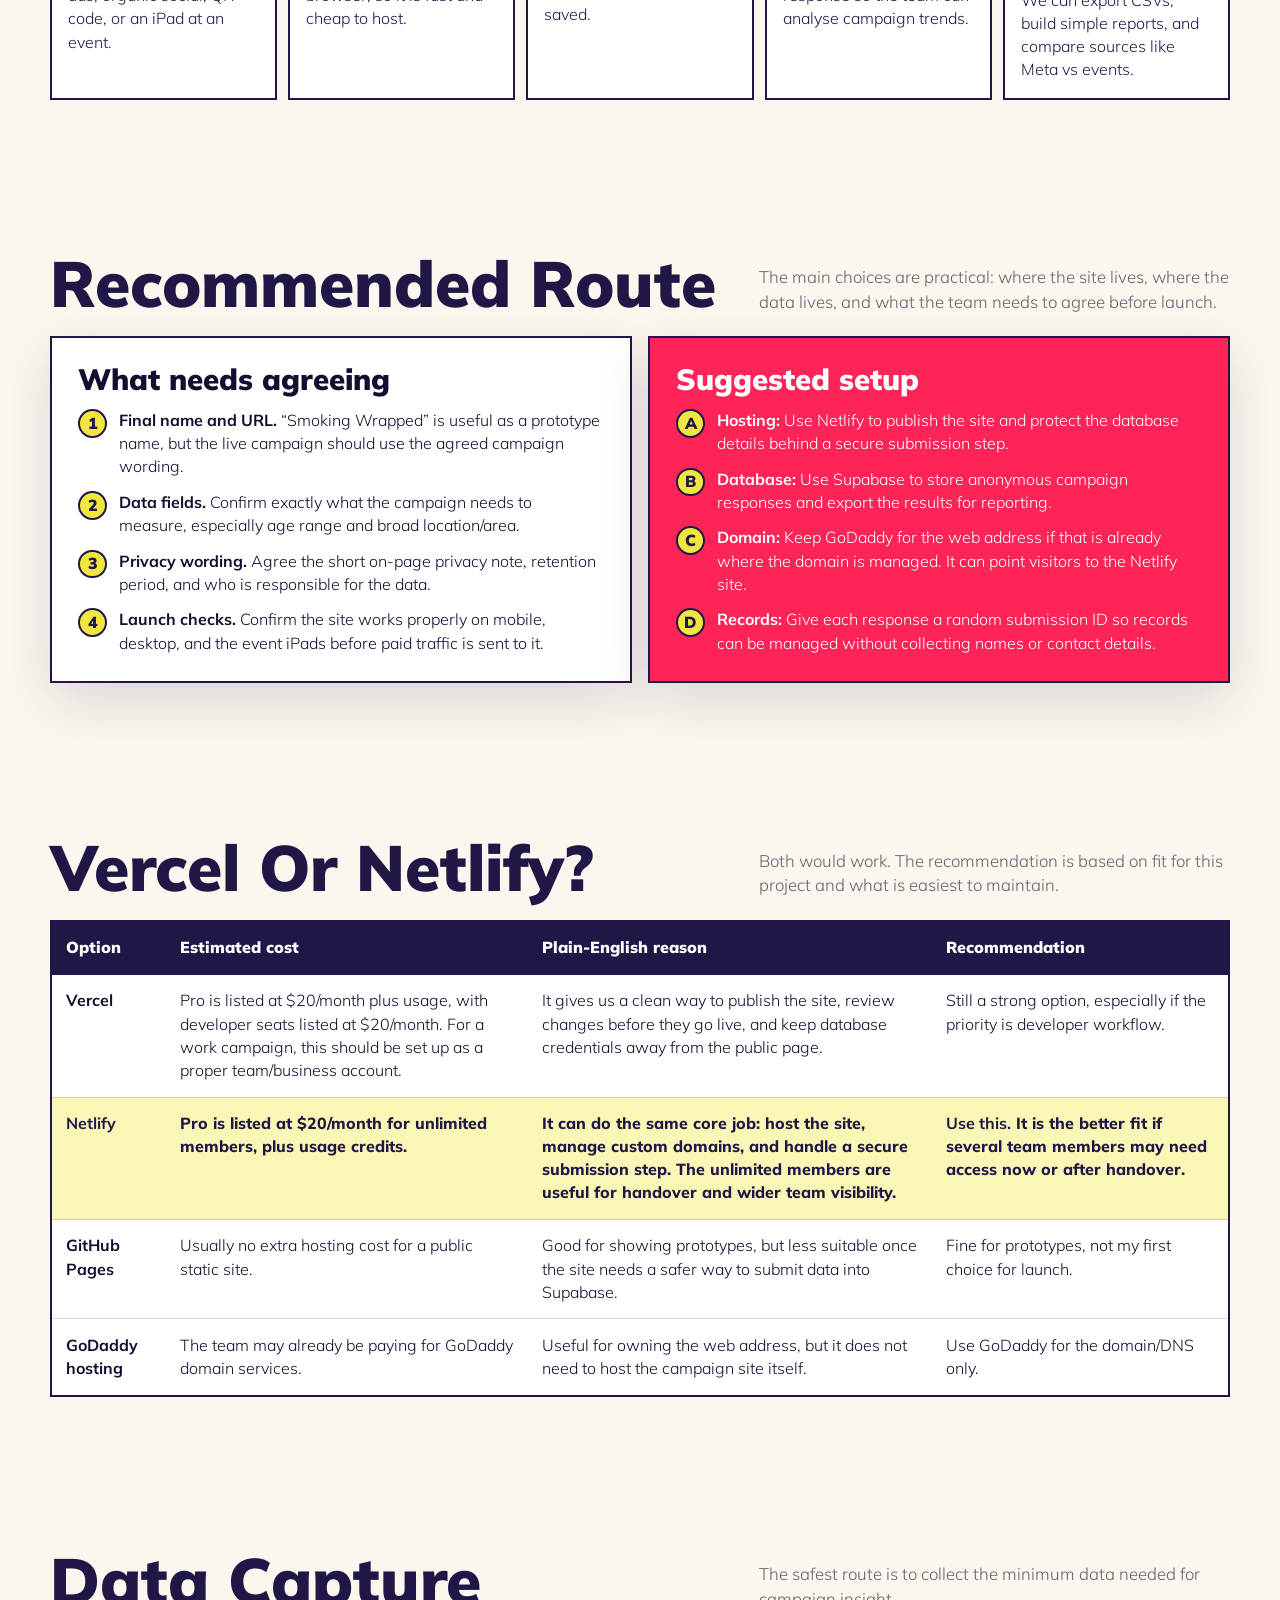
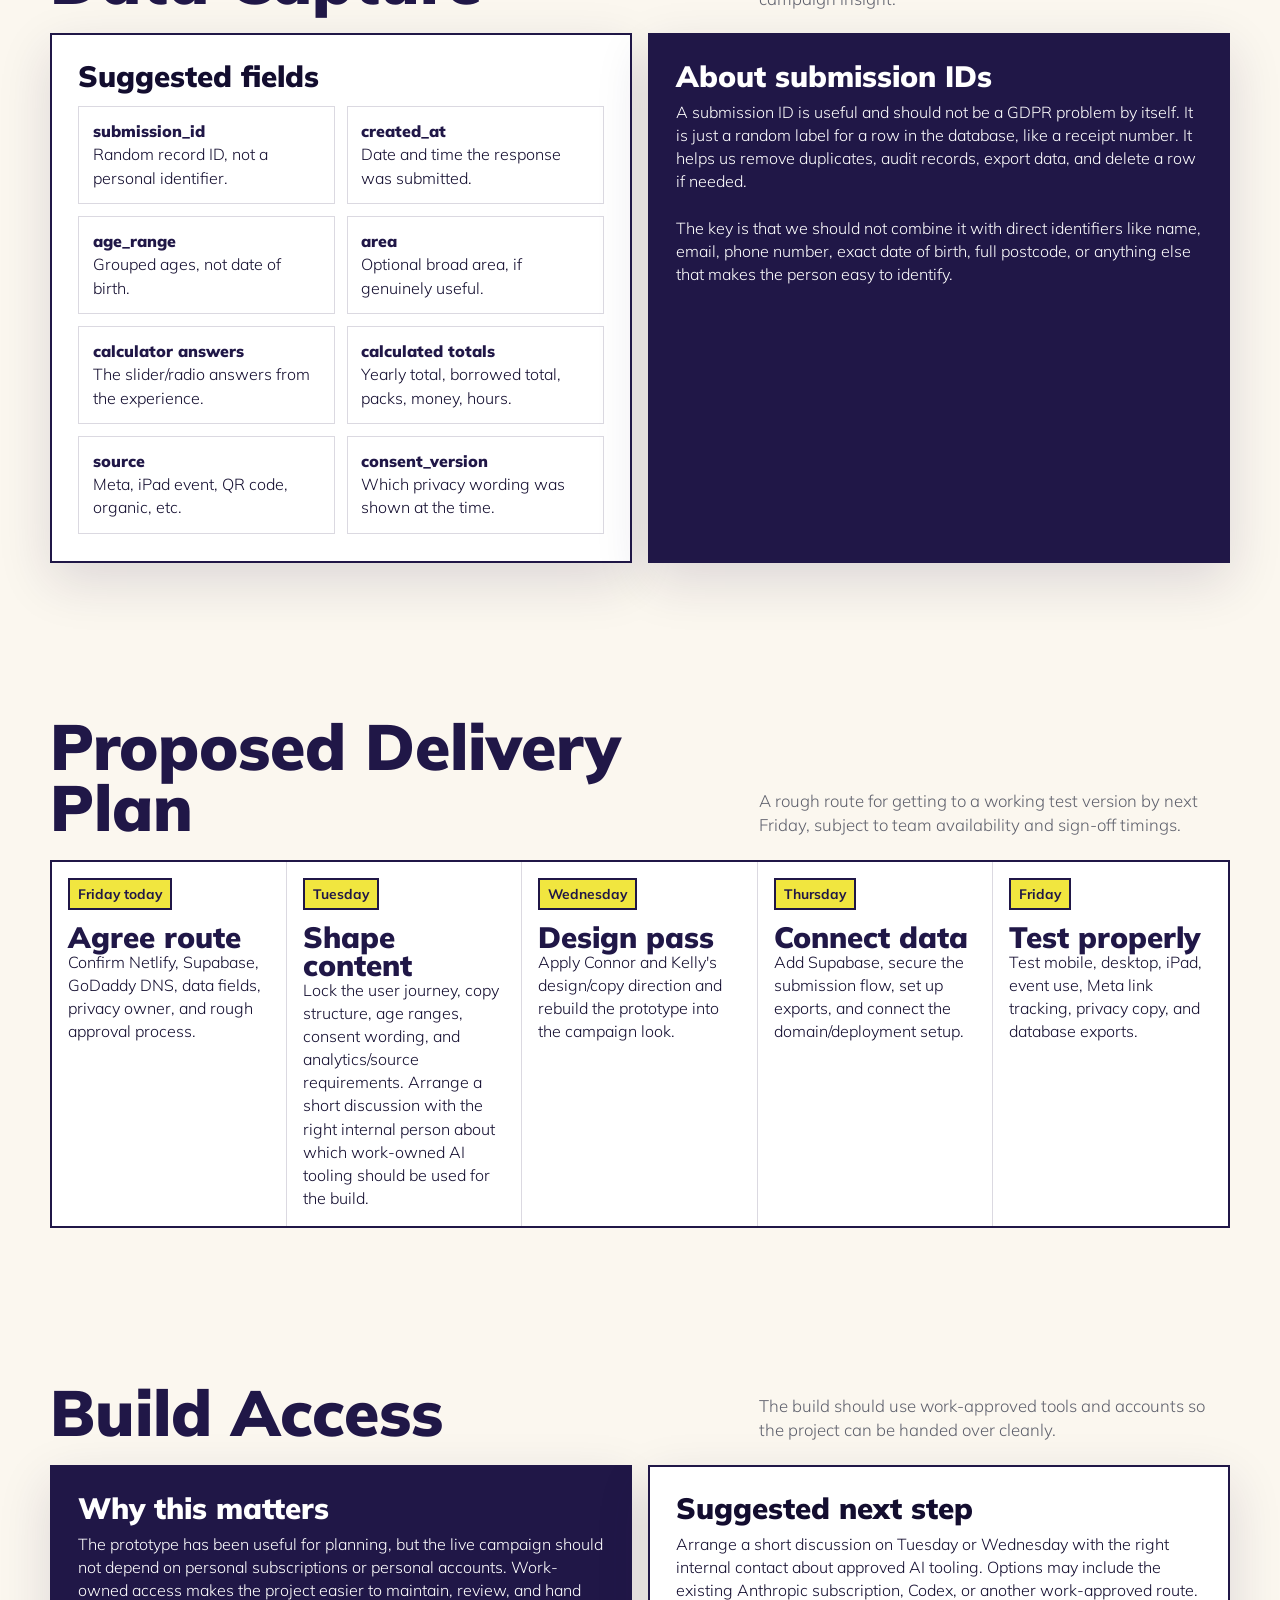
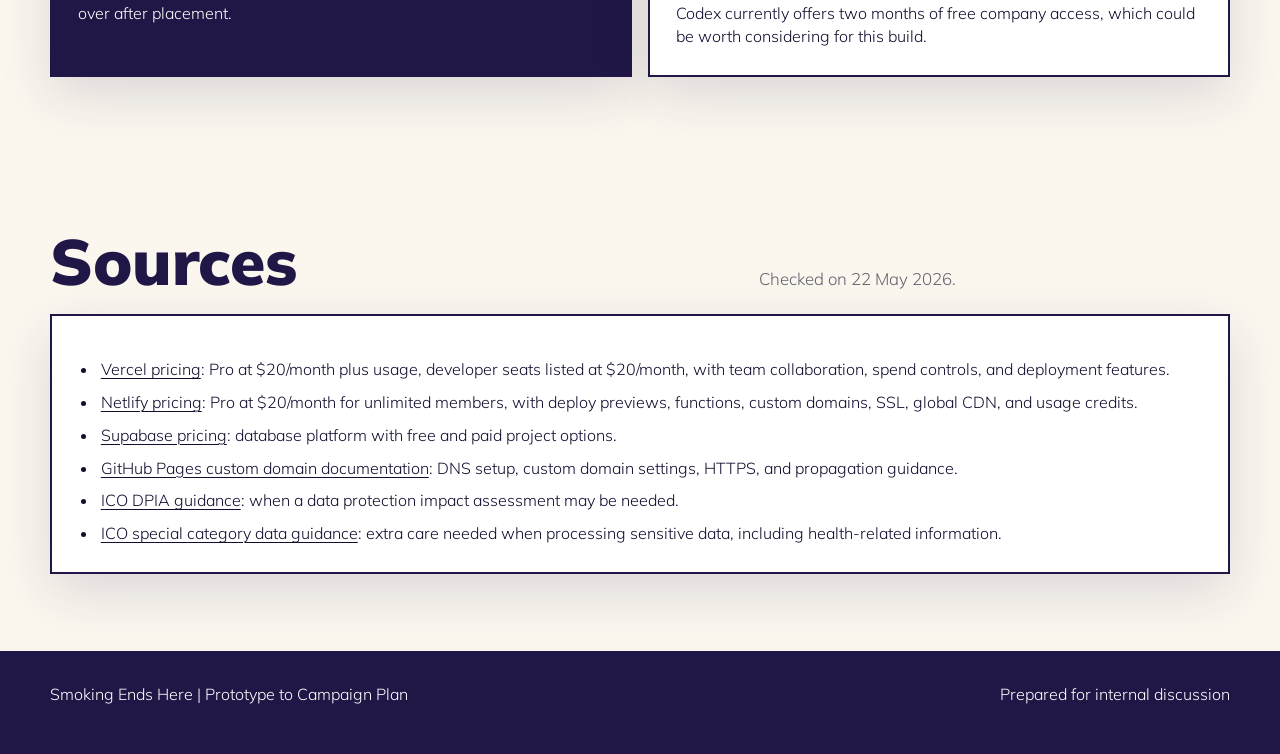
<file: Smoking_Ends_Here_Production_Plan.html>
<!doctype html>
<html lang="en">
  <head>
    <meta charset="utf-8" />
    <meta name="viewport" content="width=device-width, initial-scale=1" />
    <title>Smoking Ends Here | Prototype to Campaign Plan</title>
    <link rel="preconnect" href="https://fonts.googleapis.com" />
    <link rel="preconnect" href="https://fonts.gstatic.com" crossorigin />
    <link href="https://fonts.googleapis.com/css2?family=Mulish:wght@300;400;600;700;800;900&display=swap" rel="stylesheet" />
    <style>
      @font-face {
        font-family: "Effra Trial";
        src: local("Effra Trial");
      }

      :root {
        --navy: #201747;
        --white: #ffffff;
        --off-white: #e5e5e5;
        --charcoal: #5f616d;
        --red: #fe2458;
        --yellow: #f1e63f;
        --orange: #ff7d3a;
        --green: #2af22f;
        --blue: #0b1ee4;
        --cream: #fbf7ef;
        --ink: #130d2f;
        --line: rgba(32, 23, 71, 0.16);
        --shadow: 0 18px 50px rgba(32, 23, 71, 0.14);
      }

      * {
        box-sizing: border-box;
      }

      html {
        scroll-behavior: smooth;
      }

      body {
        margin: 0;
        color: var(--ink);
        background: var(--cream);
        font-family: "Effra Trial", Mulish, "Segoe UI", system-ui, sans-serif;
        font-weight: 300;
        line-height: 1.45;
      }

      body::before {
        content: "";
        position: fixed;
        inset: 0;
        pointer-events: none;
        background-image:
          linear-gradient(rgba(32, 23, 71, 0.035) 1px, transparent 1px),
          linear-gradient(90deg, rgba(32, 23, 71, 0.035) 1px, transparent 1px);
        background-size: 34px 34px, 34px 34px;
        z-index: -1;
      }

      a {
        color: inherit;
        text-decoration-thickness: 0.08em;
        text-underline-offset: 0.16em;
      }

      .topbar {
        position: sticky;
        top: 0;
        z-index: 20;
        display: flex;
        align-items: center;
        justify-content: space-between;
        gap: 1rem;
        padding: 0.9rem clamp(1rem, 3vw, 2.2rem);
        color: var(--white);
        background: rgba(32, 23, 71, 0.96);
        border-bottom: 4px solid var(--yellow);
      }

      .logo {
        display: flex;
        align-items: center;
        gap: 0.9rem;
        min-width: 0;
      }

      .logo img {
        width: 150px;
        height: auto;
        display: block;
      }

      .eyebrow {
        margin: 0;
        color: var(--yellow);
        font-size: 0.75rem;
        font-weight: 900;
        letter-spacing: 0.08em;
        text-transform: uppercase;
      }

      .hero-eyebrow {
        color: var(--red);
      }

      .wrap {
        width: min(1180px, calc(100% - 2rem));
        margin: 0 auto;
      }

      .hero {
        display: grid;
        grid-template-columns: minmax(0, 1fr) minmax(360px, 460px);
        gap: clamp(1.5rem, 3.6vw, 3.4rem);
        align-items: start;
        min-height: 74vh;
        padding: clamp(2.5rem, 6vw, 5.6rem) 0 2.5rem;
      }

      .hero-title {
        grid-column: 1 / -1;
      }

      .hero-lower {
        max-width: 740px;
      }

      h1,
      h2,
      h3 {
        margin: 0;
        color: var(--navy);
        font-weight: 900;
        line-height: 0.95;
        letter-spacing: 0;
      }

      h1 {
        max-width: 100%;
        font-size: clamp(3.2rem, 6vw, 6.55rem);
      }

      h2 {
        font-size: clamp(2.2rem, 5vw, 4.6rem);
      }

      h3 {
        font-size: clamp(1.4rem, 2.3vw, 2.2rem);
      }

      p {
        margin: 0;
      }

      .lede {
        max-width: 720px;
        margin-top: 1.6rem;
        font-size: clamp(1.25rem, 2.4vw, 2rem);
        color: var(--navy);
      }

      .hero-card {
        justify-self: end;
        width: min(100%, 520px);
        padding: clamp(1.2rem, 2.4vw, 1.7rem);
        color: var(--white);
        background: var(--red);
        border: 3px solid var(--navy);
        box-shadow: 12px 12px 0 var(--navy);
      }

      .hero-card strong {
        display: block;
        margin-top: 0.4rem;
        font-size: clamp(2.8rem, 4.5vw, 4.8rem);
        line-height: 0.95;
      }

      .hero-card span {
        color: var(--yellow);
        font-weight: 900;
      }

      section {
        padding: clamp(2.6rem, 6vw, 5.8rem) 0;
      }

      .section-head {
        display: grid;
        grid-template-columns: minmax(0, 0.8fr) minmax(280px, 0.55fr);
        gap: 1.5rem;
        align-items: end;
        margin-bottom: 1.4rem;
      }

      .section-note {
        color: var(--charcoal);
        font-size: 1.05rem;
      }

      .grid {
        display: grid;
        gap: 1rem;
      }

      .grid.two {
        grid-template-columns: repeat(2, minmax(0, 1fr));
      }

      .grid.three {
        grid-template-columns: repeat(3, minmax(0, 1fr));
      }

      .panel {
        padding: clamp(1.1rem, 2.5vw, 1.65rem);
        background: var(--white);
        border: 2px solid var(--navy);
        box-shadow: var(--shadow);
      }

      .panel.red {
        color: var(--white);
        background: var(--red);
      }

      .panel.navy {
        color: var(--white);
        background: var(--navy);
      }

      .panel.yellow {
        background: var(--yellow);
      }

      .panel h3,
      .panel.red h3,
      .panel.navy h3 {
        margin-bottom: 0.7rem;
        color: inherit;
      }

      .tag {
        display: inline-flex;
        width: fit-content;
        margin-bottom: 0.8rem;
        padding: 0.28rem 0.55rem;
        color: var(--navy);
        background: var(--yellow);
        border: 2px solid var(--navy);
        font-size: 0.78rem;
        font-weight: 900;
        text-transform: uppercase;
      }

      .decision-list {
        display: grid;
        gap: 0.78rem;
        margin: 1rem 0 0;
        padding: 0;
        list-style: none;
      }

      .decision-list li {
        display: grid;
        grid-template-columns: 1.8rem 1fr;
        gap: 0.72rem;
        align-items: start;
      }

      .tick {
        display: grid;
        place-items: center;
        width: 1.8rem;
        height: 1.8rem;
        color: var(--navy);
        background: var(--yellow);
        border: 2px solid var(--navy);
        border-radius: 50%;
        font-weight: 900;
      }

      .flow {
        display: grid;
        grid-template-columns: repeat(5, minmax(0, 1fr));
        gap: 0.7rem;
        margin-top: 1.2rem;
      }

      .flow-step {
        position: relative;
        min-height: 180px;
        padding: 1rem;
        color: var(--navy);
        background: var(--white);
        border: 2px solid var(--navy);
      }

      .flow-step::after {
        content: "";
        position: absolute;
        top: 50%;
        right: -0.62rem;
        width: 0.85rem;
        height: 0.85rem;
        background: var(--yellow);
        border-top: 2px solid var(--navy);
        border-right: 2px solid var(--navy);
        transform: translateY(-50%) rotate(45deg);
        z-index: 2;
      }

      .flow-step:last-child::after {
        display: none;
      }

      .flow-step b {
        display: block;
        margin-bottom: 0.7rem;
        color: var(--red);
        font-size: 2.2rem;
        line-height: 1;
      }

      .compare {
        width: 100%;
        border-collapse: collapse;
        overflow: hidden;
        background: var(--white);
        border: 2px solid var(--navy);
      }

      .compare th,
      .compare td {
        padding: 0.9rem;
        border-bottom: 1px solid var(--line);
        text-align: left;
        vertical-align: top;
      }

      .compare th {
        color: var(--white);
        background: var(--navy);
        font-weight: 900;
      }

      .compare tr:last-child td {
        border-bottom: 0;
      }

      .recommended {
        color: var(--navy);
        background: rgba(241, 230, 63, 0.38);
        font-weight: 800;
      }

      .data-table {
        display: grid;
        grid-template-columns: repeat(2, minmax(0, 1fr));
        gap: 0.7rem;
        margin-top: 1rem;
      }

      .data-item {
        padding: 0.85rem;
        background: rgba(255, 255, 255, 0.72);
        border: 1px solid var(--line);
      }

      .data-item strong {
        display: block;
        color: var(--navy);
        font-weight: 900;
      }

      .timeline {
        display: grid;
        grid-template-columns: repeat(5, minmax(0, 1fr));
        border: 2px solid var(--navy);
        background: var(--white);
      }

      .day {
        min-height: 190px;
        padding: 1rem;
        border-right: 1px solid var(--line);
      }

      .day:last-child {
        border-right: 0;
      }

      .day b {
        display: inline-flex;
        margin-bottom: 0.8rem;
        padding: 0.24rem 0.5rem;
        color: var(--navy);
        background: var(--yellow);
        border: 2px solid var(--navy);
        font-size: 0.86rem;
      }

      .source-list {
        display: grid;
        gap: 0.6rem;
        margin: 1rem 0 0;
        padding-left: 1.2rem;
      }

      .source-list li {
        padding-left: 0.2rem;
      }

      .footer {
        padding: 2rem 0 3rem;
        color: var(--white);
        background: var(--navy);
      }

      .footer .wrap {
        display: flex;
        justify-content: space-between;
        gap: 1rem;
      }

      @media (max-width: 1100px) {
        .hero {
          grid-template-columns: 1fr;
        }

        .hero-card {
          justify-self: start;
        }
      }

      @media (max-width: 920px) {
        .hero,
        .section-head,
        .grid.two,
        .grid.three {
          grid-template-columns: 1fr;
        }

        .flow,
        .timeline {
          grid-template-columns: 1fr;
        }

        .flow-step {
          min-height: auto;
        }

        .flow-step::after {
          top: auto;
          right: 1rem;
          bottom: -0.62rem;
          transform: rotate(135deg);
        }

        .day {
          min-height: auto;
          border-right: 0;
          border-bottom: 1px solid var(--line);
        }

        .data-table {
          grid-template-columns: 1fr;
        }

        .topbar {
          position: static;
          align-items: flex-start;
          flex-direction: column;
        }

        .compare {
          display: block;
          max-width: 100%;
          overflow-x: auto;
        }

        .compare th,
        .compare td {
          min-width: 9rem;
        }
      }

      @media print {
        @page {
          size: A4;
          margin: 12mm;
        }

        * {
          -webkit-print-color-adjust: exact;
          print-color-adjust: exact;
        }

        body {
          background: var(--cream);
        }

        .topbar {
          position: static;
        }

        .wrap {
          width: 100%;
        }

        section,
        .hero {
          min-height: auto;
          padding: 1.1cm 0;
          break-inside: avoid;
        }

        .panel,
        .hero-card,
        .compare,
        .timeline {
          box-shadow: none;
        }

        a {
          text-decoration: none;
        }
      }
    </style>
  </head>
  <body>
    <header class="topbar">
      <div class="logo">
        <img src="./proposal-assets/influential-white-logo.png" alt="Influential" />
        <div>
          <p class="eyebrow">Internal planning note</p>
          <p>Smoking Ends Here campaign calculator</p>
        </div>
      </div>
    </header>

    <main>
      <section class="hero wrap">
        <div class="hero-title">
          <p class="eyebrow hero-eyebrow">Campaign microsite proposal</p>
          <h1>How we can turn the smoking calculator into a public campaign tool.</h1>
        </div>
        <div class="hero-lower">
          <p class="lede">
            The prototype already proves the idea. The next step is making it reliable, secure, on-brand, and ready for real users across web ads, social traffic, and in-person iPad use.
          </p>
        </div>
        <aside class="hero-card">
          <span>Recommendation</span>
          <strong>Netlify + Supabase</strong>
          <p>Use GoDaddy for the web address, Netlify to publish the site, and Supabase to safely store the anonymous campaign responses.</p>
        </aside>
      </section>

      <section class="wrap">
        <div class="section-head">
          <h2>Plain English Version</h2>
          <p class="section-note">This is the version for the team: what we are making, where it lives, and what still needs deciding.</p>
        </div>
        <div class="grid three">
          <article class="panel red">
            <span class="tag">What users see</span>
            <h3>A short interactive calculator</h3>
            <p>People answer a few simple questions about social smoking. The page shows a personalised yearly total in a bold, shareable campaign style.</p>
          </article>
          <article class="panel navy">
            <span class="tag">What we collect</span>
            <h3>Anonymous response data</h3>
            <p>We collect age range and calculator answers so the campaign can report patterns. We avoid names, emails, phone numbers, exact dates of birth, and precise addresses.</p>
          </article>
          <article class="panel yellow">
            <span class="tag">What we need</span>
            <h3>Owned accounts and sign-off</h3>
            <p>The project should be hosted from work-owned accounts, with a short privacy notice and agreement on how long data is kept.</p>
          </article>
        </div>
      </section>

      <section class="wrap">
        <div class="section-head">
          <h2>How It Works</h2>
          <p class="section-note">The technical setup is intentionally simple. Each part has one clear job.</p>
        </div>
        <div class="flow" aria-label="Project flow diagram">
          <div class="flow-step">
            <b>1</b>
            <h3>User opens link</h3>
            <p>They arrive from Meta ads, organic social, QR code, or an iPad at an event.</p>
          </div>
          <div class="flow-step">
            <b>2</b>
            <h3>Calculator runs</h3>
            <p>The page works in the browser, so it is fast and cheap to host.</p>
          </div>
          <div class="flow-step">
            <b>3</b>
            <h3>User submits</h3>
            <p>A consent note explains what anonymous information is being saved.</p>
          </div>
          <div class="flow-step">
            <b>4</b>
            <h3>Supabase stores it</h3>
            <p>The database stores each response so the team can analyse campaign trends.</p>
          </div>
          <div class="flow-step">
            <b>5</b>
            <h3>Team reviews stats</h3>
            <p>We can export CSVs, build simple reports, and compare sources like Meta vs events.</p>
          </div>
        </div>
      </section>

      <section class="wrap">
        <div class="section-head">
          <h2>Recommended Route</h2>
          <p class="section-note">The main choices are practical: where the site lives, where the data lives, and what the team needs to agree before launch.</p>
        </div>
        <div class="grid two">
          <article class="panel">
            <h3>What needs agreeing</h3>
            <ul class="decision-list">
              <li><span class="tick">1</span><p><strong>Final name and URL.</strong> “Smoking Wrapped” is useful as a prototype name, but the live campaign should use the agreed campaign wording.</p></li>
              <li><span class="tick">2</span><p><strong>Data fields.</strong> Confirm exactly what the campaign needs to measure, especially age range and broad location/area.</p></li>
              <li><span class="tick">3</span><p><strong>Privacy wording.</strong> Agree the short on-page privacy note, retention period, and who is responsible for the data.</p></li>
              <li><span class="tick">4</span><p><strong>Launch checks.</strong> Confirm the site works properly on mobile, desktop, and the event iPads before paid traffic is sent to it.</p></li>
            </ul>
          </article>
          <article class="panel red">
            <h3>Suggested setup</h3>
            <ul class="decision-list">
              <li><span class="tick">A</span><p><strong>Hosting:</strong> Use Netlify to publish the site and protect the database details behind a secure submission step.</p></li>
              <li><span class="tick">B</span><p><strong>Database:</strong> Use Supabase to store anonymous campaign responses and export the results for reporting.</p></li>
              <li><span class="tick">C</span><p><strong>Domain:</strong> Keep GoDaddy for the web address if that is already where the domain is managed. It can point visitors to the Netlify site.</p></li>
              <li><span class="tick">D</span><p><strong>Records:</strong> Give each response a random submission ID so records can be managed without collecting names or contact details.</p></li>
            </ul>
          </article>
        </div>
      </section>

      <section class="wrap">
        <div class="section-head">
          <h2>Vercel Or Netlify?</h2>
          <p class="section-note">Both would work. The recommendation is based on fit for this project and what is easiest to maintain.</p>
        </div>
        <table class="compare">
          <thead>
            <tr>
              <th>Option</th>
              <th>Estimated cost</th>
              <th>Plain-English reason</th>
              <th>Recommendation</th>
            </tr>
          </thead>
          <tbody>
            <tr>
              <td><strong>Vercel</strong></td>
              <td>Pro is listed at $20/month plus usage, with developer seats listed at $20/month. For a work campaign, this should be set up as a proper team/business account.</td>
              <td>It gives us a clean way to publish the site, review changes before they go live, and keep database credentials away from the public page.</td>
              <td>Still a strong option, especially if the priority is developer workflow.</td>
            </tr>
            <tr class="recommended">
              <td><strong>Netlify</strong></td>
              <td>Pro is listed at $20/month for unlimited members, plus usage credits.</td>
              <td>It can do the same core job: host the site, manage custom domains, and handle a secure submission step. The unlimited members are useful for handover and wider team visibility.</td>
              <td><strong>Use this.</strong> It is the better fit if several team members may need access now or after handover.</td>
            </tr>
            <tr>
              <td><strong>GitHub Pages</strong></td>
              <td>Usually no extra hosting cost for a public static site.</td>
              <td>Good for showing prototypes, but less suitable once the site needs a safer way to submit data into Supabase.</td>
              <td>Fine for prototypes, not my first choice for launch.</td>
            </tr>
            <tr>
              <td><strong>GoDaddy hosting</strong></td>
              <td>The team may already be paying for GoDaddy domain services.</td>
              <td>Useful for owning the web address, but it does not need to host the campaign site itself.</td>
              <td>Use GoDaddy for the domain/DNS only.</td>
            </tr>
          </tbody>
        </table>
      </section>

      <section class="wrap">
        <div class="section-head">
          <h2>Data Capture</h2>
          <p class="section-note">The safest route is to collect the minimum data needed for campaign insight.</p>
        </div>
        <div class="grid two">
          <article class="panel">
            <h3>Suggested fields</h3>
            <div class="data-table">
              <div class="data-item"><strong>submission_id</strong>Random record ID, not a personal identifier.</div>
              <div class="data-item"><strong>created_at</strong>Date and time the response was submitted.</div>
              <div class="data-item"><strong>age_range</strong>Grouped ages, not date of birth.</div>
              <div class="data-item"><strong>area</strong>Optional broad area, if genuinely useful.</div>
              <div class="data-item"><strong>calculator answers</strong>The slider/radio answers from the experience.</div>
              <div class="data-item"><strong>calculated totals</strong>Yearly total, borrowed total, packs, money, hours.</div>
              <div class="data-item"><strong>source</strong>Meta, iPad event, QR code, organic, etc.</div>
              <div class="data-item"><strong>consent_version</strong>Which privacy wording was shown at the time.</div>
            </div>
          </article>
          <article class="panel navy">
            <h3>About submission IDs</h3>
            <p>A submission ID is useful and should not be a GDPR problem by itself. It is just a random label for a row in the database, like a receipt number. It helps us remove duplicates, audit records, export data, and delete a row if needed.</p>
            <br />
            <p>The key is that we should not combine it with direct identifiers like name, email, phone number, exact date of birth, full postcode, or anything else that makes the person easy to identify.</p>
          </article>
        </div>
      </section>

      <section class="wrap">
        <div class="section-head">
          <h2>Proposed Delivery Plan</h2>
          <p class="section-note">A rough route for getting to a working test version by next Friday, subject to team availability and sign-off timings.</p>
        </div>
        <div class="timeline">
          <div class="day">
            <b>Friday today</b>
            <h3>Agree route</h3>
            <p>Confirm Netlify, Supabase, GoDaddy DNS, data fields, privacy owner, and rough approval process.</p>
          </div>
          <div class="day">
            <b>Tuesday</b>
            <h3>Shape content</h3>
            <p>Lock the user journey, copy structure, age ranges, consent wording, and analytics/source requirements. Arrange a short discussion with the right internal person about which work-owned AI tooling should be used for the build.</p>
          </div>
          <div class="day">
            <b>Wednesday</b>
            <h3>Design pass</h3>
            <p>Apply Connor and Kelly's design/copy direction and rebuild the prototype into the campaign look.</p>
          </div>
          <div class="day">
            <b>Thursday</b>
            <h3>Connect data</h3>
            <p>Add Supabase, secure the submission flow, set up exports, and connect the domain/deployment setup.</p>
          </div>
          <div class="day">
            <b>Friday</b>
            <h3>Test properly</h3>
            <p>Test mobile, desktop, iPad, event use, Meta link tracking, privacy copy, and database exports.</p>
          </div>
        </div>
      </section>

      <section class="wrap">
        <div class="section-head">
          <h2>Build Access</h2>
          <p class="section-note">The build should use work-approved tools and accounts so the project can be handed over cleanly.</p>
        </div>
        <div class="grid two">
          <article class="panel navy">
            <h3>Why this matters</h3>
            <p>The prototype has been useful for planning, but the live campaign should not depend on personal subscriptions or personal accounts. Work-owned access makes the project easier to maintain, review, and hand over after placement.</p>
          </article>
          <article class="panel">
            <h3>Suggested next step</h3>
            <p>Arrange a short discussion on Tuesday or Wednesday with the right internal contact about approved AI tooling. Options may include the existing Anthropic subscription, Codex, or another work-approved route. Codex currently offers two months of free company access, which could be worth considering for this build.</p>
          </article>
        </div>
      </section>

      <section class="wrap">
        <div class="section-head">
          <h2>Sources</h2>
          <p class="section-note">Checked on 22 May 2026.</p>
        </div>
        <article class="panel">
          <ul class="source-list">
            <li><a href="https://vercel.com/pricing">Vercel pricing</a>: Pro at $20/month plus usage, developer seats listed at $20/month, with team collaboration, spend controls, and deployment features.</li>
            <li><a href="https://www.netlify.com/pricing/">Netlify pricing</a>: Pro at $20/month for unlimited members, with deploy previews, functions, custom domains, SSL, global CDN, and usage credits.</li>
            <li><a href="https://supabase.com/pricing">Supabase pricing</a>: database platform with free and paid project options.</li>
            <li><a href="https://docs.github.com/en/pages/configuring-a-custom-domain-for-your-github-pages-site/managing-a-custom-domain-for-your-github-pages-site">GitHub Pages custom domain documentation</a>: DNS setup, custom domain settings, HTTPS, and propagation guidance.</li>
            <li><a href="https://ico.org.uk/for-organisations/uk-gdpr-guidance-and-resources/accountability-and-governance/data-protection-impact-assessments-dpias/when-do-we-need-to-do-a-dpia/">ICO DPIA guidance</a>: when a data protection impact assessment may be needed.</li>
            <li><a href="https://ico.org.uk/for-organisations/uk-gdpr-guidance-and-resources/lawful-basis/special-category-data/what-are-the-conditions-for-processing/">ICO special category data guidance</a>: extra care needed when processing sensitive data, including health-related information.</li>
          </ul>
        </article>
      </section>
    </main>

    <footer class="footer">
      <div class="wrap">
        <p>Smoking Ends Here | Prototype to Campaign Plan</p>
        <p>Prepared for internal discussion</p>
      </div>
    </footer>
  </body>
</html>
</file>
<file: smoking-wrapped-v1/styles.css>
:root {
  --black: #050505;
  --ink: #111111;
  --cream: #f5f1db;
  --green: #1ed760;
  --acid: #d7ff35;
  --pink: #ed1652;
  --blue: #2f67ff;
  --orange: #ff7a1a;
  --white: #ffffff;
  --surface: #fff7f3;
  --line: rgba(5, 5, 5, 0.18);
}

* {
  box-sizing: border-box;
}

body {
  margin: 0;
  min-height: 100vh;
  background: var(--black);
  color: var(--cream);
  font-family: "DM Sans", sans-serif;
  overflow-x: hidden;
}

button,
input {
  font: inherit;
}

.app-shell {
  min-height: 100vh;
  overflow: hidden;
}

.is-hidden {
  display: none !important;
}

.opening-screen {
  position: relative;
  display: grid;
  min-height: 100vh;
  padding: clamp(20px, 4vw, 54px);
  background: var(--surface);
  isolation: isolate;
  place-items: center;
}

.opening-card {
  position: relative;
  display: grid;
  width: min(780px, 100%);
  min-height: auto;
  padding: clamp(28px, 5vw, 58px);
  color: var(--black);
  border: 2px solid var(--black);
  border-radius: 8px;
  background: var(--surface);
  box-shadow: none;
  gap: 26px;
}

.opening-card h1 {
  max-width: 620px;
  margin: 12px 0 0;
  font-family: "Archivo Black", Impact, sans-serif;
  font-size: clamp(2.5rem, 6vw, 5.2rem);
  line-height: 0.95;
  color: var(--black);
}

.audience-picker {
  position: relative;
  z-index: 1;
  display: grid;
  grid-template-columns: repeat(2, minmax(0, 1fr));
  gap: 14px;
  max-width: none;
}

.audience-card {
  position: relative;
  min-height: 110px;
  padding: 20px;
  color: var(--black);
  background: rgba(255, 255, 255, 0.72);
  border: 2px solid var(--black);
  border-radius: 8px;
  box-shadow: 8px 8px 0 var(--black);
  cursor: pointer;
  text-align: left;
  transform: translate(0, 0);
  transition:
    background 140ms ease,
    border-color 140ms ease,
    box-shadow 140ms ease,
    transform 140ms ease;
}

.audience-card:hover,
.audience-card:focus-visible {
  border-color: var(--pink);
  outline: 3px solid rgba(237, 22, 82, 0.18);
  outline-offset: 2px;
}

.audience-card span {
  font-family: "Archivo Black", Impact, sans-serif;
  font-size: clamp(1.8rem, 4.2vw, 4rem);
  line-height: 0.95;
}

.audience-card.is-selected {
  color: var(--white);
  background: var(--pink);
  border-color: var(--pink);
  box-shadow: 0 0 0 var(--black);
  outline: none;
  transform: translate(8px, 8px);
}

.primary-button,
.back-button {
  position: relative;
  z-index: 1;
  min-height: 50px;
  color: var(--cream);
  background: var(--black);
  border: 0;
  border-radius: 999px;
  font-weight: 900;
  cursor: pointer;
}

.primary-button {
  justify-self: start;
  margin-top: 0;
  padding: 0 22px;
}

.primary-button:disabled {
  color: rgba(0, 0, 0, 0.42);
  background: rgba(0, 0, 0, 0.12);
  cursor: not-allowed;
}

.back-button {
  position: relative;
  display: inline-flex;
  align-items: center;
  padding: 0 14px;
  color: var(--black);
  background: var(--white);
  border: 2px solid var(--black);
}

.hero-panel {
  position: relative;
  min-height: 100vh;
  padding: clamp(18px, 3.4vw, 46px);
  background: var(--black);
  isolation: isolate;
}

.hero-panel::before {
  display: none;
}

.hero-panel::after {
  display: none;
}

.poster-noise {
  position: absolute;
  inset: 0;
  opacity: 0.18;
  pointer-events: none;
  background-image:
    radial-gradient(circle at 30% 20%, rgba(245, 241, 219, 0.28) 0 1px, transparent 1.5px),
    radial-gradient(circle at 70% 80%, rgba(5, 5, 5, 0.34) 0 1px, transparent 1.4px);
  background-size: 7px 7px, 11px 11px;
  mix-blend-mode: overlay;
  z-index: -1;
}

.orbit {
  display: none;
}

.orbit-one {
  width: 28vw;
  height: 14vw;
  right: 5vw;
  top: 24vh;
  border-color: rgba(245, 241, 219, 0.56);
}

.orbit-two {
  width: 24vw;
  height: 44vw;
  left: -12vw;
  top: 28vh;
  border-color: rgba(30, 215, 96, 0.62);
}

.orbit-three {
  width: 19vw;
  height: 19vw;
  right: 18vw;
  bottom: -9vw;
  background: var(--blue);
  border-radius: 46% 54% 62% 38%;
  border-color: var(--black);
}

.brand-row {
  position: relative;
  z-index: 1;
  display: flex;
  align-items: center;
  justify-content: flex-start;
  gap: 14px;
  width: fit-content;
  min-height: 42px;
  padding: 0 0 12px;
  color: var(--black);
  background: transparent;
  border: 0;
  border-radius: 0;
  font-weight: 900;
  text-transform: uppercase;
  letter-spacing: 0;
  max-width: 100%;
  text-shadow: none;
}

.pulse-dot {
  position: relative;
  z-index: 2;
  width: 20px;
  height: 20px;
  flex: 0 0 auto;
  border-radius: 50%;
  background: var(--pink);
  border: 0;
  box-shadow: 0 0 0 0 rgba(237, 22, 82, 0.32);
  animation: pulse 1.65s infinite;
}

.brand-line {
  position: absolute;
  left: 10px;
  right: 0;
  bottom: 2px;
  height: 14px;
  border-bottom: 11px solid var(--black);
  border-left: 11px solid var(--black);
  border-radius: 0 0 0 22px;
}

.hero-grid {
  display: grid;
  grid-template-columns: minmax(330px, 0.72fr) minmax(380px, 520px);
  gap: clamp(32px, 6vw, 92px);
  align-items: center;
  justify-content: center;
  min-height: calc(100vh - clamp(36px, 6.8vw, 92px));
}

.intro-copy {
  color: var(--black);
  max-width: 640px;
  text-shadow: none;
}

.story-card {
  position: relative;
  min-height: auto;
  padding: clamp(26px, 4vw, 46px);
  overflow: visible;
  border: 2px solid var(--black);
  border-radius: 8px;
  background: var(--surface);
  box-shadow: none;
}

.story-card::before,
.story-card::after {
  display: none;
}

.kicker,
.card-label {
  margin: 0 0 16px;
  font-weight: 900;
  text-transform: uppercase;
}

.kicker {
  display: inline-flex;
  padding: 8px 12px;
  color: var(--black);
  background: var(--acid);
  border: 2px solid var(--black);
  box-shadow: 5px 5px 0 var(--black);
}

h1 {
  position: relative;
  z-index: 1;
  margin: clamp(34px, 6.5vh, 58px) 0 0;
  max-width: 520px;
  font-family: "Archivo Black", Impact, sans-serif;
  font-size: clamp(3.1rem, 4.8vw, 5.15rem);
  line-height: 1;
  letter-spacing: 0;
  text-transform: none;
  text-wrap: auto;
  -webkit-text-stroke: 0;
  text-shadow: none;
}

h1 span {
  display: block;
}

h1 span:nth-child(1) {
  color: var(--black);
}

h1 span:nth-child(2) {
  color: var(--black);
}

h1 span:nth-child(3) {
  margin-top: 0.08em;
  color: var(--black);
}

.hero-rule {
  position: relative;
  z-index: 1;
  display: block;
  width: min(300px, 72%);
  height: 11px;
  margin-top: clamp(24px, 3.5vh, 34px);
  background: var(--black);
  border-radius: 999px;
}

.hero-rule::after {
  content: "";
  position: absolute;
  top: 50%;
  right: -12px;
  width: 24px;
  height: 24px;
  background: var(--pink);
  border-radius: 50%;
  transform: translateY(-50%);
}

.lede {
  position: relative;
  z-index: 1;
  max-width: 420px;
  margin: clamp(24px, 3.4vh, 32px) 0 0;
  color: var(--black);
  font-size: clamp(1.25rem, 2.2vw, 1.8rem);
  font-weight: 500;
  line-height: 1.12;
}

.lede strong {
  display: inline-block;
  padding: 0 0.18em;
  color: var(--cream);
  background: var(--pink);
  font-weight: 900;
}

.calculator {
  display: grid;
  gap: 14px;
  padding: 18px;
  background: var(--surface);
  color: var(--black);
  border: 3px solid var(--black);
  box-shadow: 12px 12px 0 var(--black);
  transform: rotate(0.5deg);
}

.form-actions {
  display: flex;
  justify-content: flex-end;
}

.control-block {
  padding: 16px;
  background: #fff8;
  border: 2px solid var(--black);
}

.control-block label {
  display: flex;
  align-items: baseline;
  justify-content: space-between;
  gap: 16px;
  font-weight: 900;
}

.control-block strong {
  font-family: "Archivo Black", Impact, sans-serif;
  font-size: 2rem;
}

input[type="range"] {
  width: 100%;
  accent-color: var(--black);
}

.identity-check {
  display: grid;
  grid-template-columns: 1fr;
  gap: 8px;
  margin: 0;
  padding: 14px;
  border: 2px solid var(--black);
}

.identity-check legend {
  padding: 0 8px;
  font-weight: 900;
}

.identity-check label {
  display: flex;
  align-items: center;
  gap: 10px;
  font-weight: 800;
}

.identity-check input[type="radio"] {
  appearance: none;
  display: grid;
  place-items: center;
  width: 22px;
  height: 22px;
  margin: 0;
  background: var(--cream);
  border: 2px solid var(--black);
  border-radius: 50%;
}

.identity-check input[type="radio"]::before {
  content: "";
  width: 10px;
  height: 10px;
  background: var(--green);
  border-radius: 50%;
  box-shadow: 0 0 0 2px var(--black);
  transform: scale(0);
}

.identity-check input[type="radio"]:checked::before {
  transform: scale(1);
}

.identity-check input[type="radio"]:focus-visible {
  outline: 3px solid var(--pink);
  outline-offset: 3px;
}

.results-panel {
  display: grid;
  grid-template-columns: repeat(12, 1fr);
  gap: 18px;
  padding: clamp(20px, 4vw, 54px);
  background: var(--black);
}

.wrapped-card {
  position: relative;
  container-type: inline-size;
  min-height: 310px;
  padding: clamp(26px, 3.1vw, 40px);
  overflow: hidden;
  color: var(--black);
  border-radius: 8px;
}

.wrapped-card::after {
  content: "";
  position: absolute;
  inset: auto -20% -45% auto;
  width: 64%;
  aspect-ratio: 1;
  border: 3px solid currentColor;
  border-radius: 50%;
  opacity: 0.4;
}

.main-card::after {
  inset: -18% -9% auto auto;
  width: 44%;
  border-radius: 48% 52% 42% 58%;
  transform: rotate(-12deg);
}

.borrowed-card::after {
  inset: auto auto -26% -18%;
  width: 78%;
  transform: rotate(18deg);
}

.pack-card::after {
  inset: 18px -24% auto auto;
  width: 72%;
  border-radius: 0;
  transform: rotate(8deg);
}

.money-card::after {
  inset: auto -16% -20% auto;
  width: 54%;
  border-color: rgba(5, 5, 5, 0.32);
  border-radius: 44% 56% 38% 62%;
  transform: rotate(24deg);
}

.minutes-card::after {
  inset: -22% auto auto -18%;
  width: 70%;
  transform: rotate(-18deg);
}

.lifetime-card::after {
  inset: auto -16% -30% auto;
  width: 58%;
  border-radius: 0;
  transform: rotate(10deg);
}

.closer-card::after {
  inset: auto 7% -45% auto;
  width: 34%;
  border-radius: 0 999px 999px 0;
  transform: rotate(-7deg);
}

.main-card {
  grid-column: span 7;
  background: var(--green);
}

.borrowed-card {
  grid-column: span 5;
  background: var(--pink);
}

.pack-card {
  grid-column: span 5;
  background: var(--acid);
}

.money-card {
  grid-column: span 4;
  background: var(--blue);
  color: var(--black);
}

.minutes-card {
  grid-column: span 3;
  background: var(--orange);
}

.lifetime-card {
  grid-column: span 5;
  background: var(--pink);
}

.closer-card {
  grid-column: span 12;
  min-height: 230px;
  display: flex;
  flex-direction: column;
  justify-content: space-between;
  background: var(--cream);
}

.big-number {
  position: relative;
  z-index: 1;
  max-width: 100%;
  overflow-wrap: normal;
  font-family: "Archivo Black", Impact, sans-serif;
  font-size: clamp(7rem, 36cqw, 18rem);
  line-height: 0.74;
  letter-spacing: 0;
}

.big-number[data-digits="5"] {
  font-size: clamp(5.8rem, 27cqw, 14rem);
}

.big-number[data-digits="6"],
.big-number[data-digits="7"],
.big-number[data-digits="8"] {
  font-size: clamp(4.6rem, 22cqw, 11rem);
}

.big-line {
  max-width: 560px;
  margin: 20px 0 0;
  font-size: clamp(1.3rem, 2.6vw, 2.6rem);
  font-weight: 900;
  line-height: 0.98;
}

.stat-pair strong {
  position: relative;
  z-index: 1;
  max-width: 100%;
  overflow-wrap: normal;
  display: block;
  font-family: "Archivo Black", Impact, sans-serif;
  font-size: clamp(5.2rem, 38cqw, 10rem);
  line-height: 0.86;
}

.stat-pair strong[data-digits="4"],
.stat-pair strong[data-digits="5"] {
  font-size: clamp(4.4rem, 27cqw, 8rem);
}

.stat-pair strong[data-digits="6"],
.stat-pair strong[data-digits="7"],
.stat-pair strong[data-digits="8"] {
  font-size: clamp(3.8rem, 22cqw, 7.4rem);
}

.money-card .stat-pair strong,
.lifetime-card .stat-pair strong {
  font-size: clamp(4.2rem, 29cqw, 8rem);
}

.money-card .stat-pair strong[data-digits="4"],
.money-card .stat-pair strong[data-digits="5"],
.lifetime-card .stat-pair strong[data-digits="4"],
.lifetime-card .stat-pair strong[data-digits="5"] {
  font-size: clamp(3.8rem, 23cqw, 7rem);
}

.money-card .stat-pair strong[data-digits="6"],
.money-card .stat-pair strong[data-digits="7"],
.money-card .stat-pair strong[data-digits="8"],
.lifetime-card .stat-pair strong[data-digits="6"],
.lifetime-card .stat-pair strong[data-digits="7"],
.lifetime-card .stat-pair strong[data-digits="8"] {
  font-size: clamp(3.2rem, 18cqw, 6.2rem);
}

.stat-pair span,
.wrapped-card p,
.wrapped-card h2 {
  position: relative;
  z-index: 1;
}

.stat-pair {
  position: relative;
  z-index: 1;
  display: flex;
  flex-direction: column;
  align-items: flex-start;
  gap: clamp(12px, 2.5cqw, 22px);
}

.stat-pair span,
.wrapped-card p {
  font-size: 1.25rem;
  font-weight: 900;
  line-height: 1.05;
}

.pack-stack {
  display: grid;
  grid-template-columns: repeat(5, 34px);
  gap: 8px;
  margin: 26px 0;
}

.pack {
  height: 52px;
  background: var(--black);
  border: 2px solid var(--black);
  box-shadow: inset 0 18px 0 var(--cream);
}

.closer-card h2 {
  max-width: 900px;
  margin: 0 0 clamp(16px, 2.2vw, 28px);
  font-family: "Archivo Black", Impact, sans-serif;
  font-size: clamp(3rem, 8vw, 8.5rem);
  line-height: 0.82;
  text-transform: uppercase;
}

.closer-copy {
  max-width: 760px;
  margin: 0 0 10px;
}

.site-cta {
  align-self: flex-start;
  display: inline-flex;
  align-items: center;
  justify-content: center;
  min-height: 52px;
  margin-top: 14px;
  padding: 0 22px;
  color: var(--white);
  background: var(--pink);
  border-radius: 999px;
  font-weight: 900;
  text-decoration: none;
}

.site-cta:hover,
.site-cta:focus-visible {
  background: var(--black);
  outline: 3px solid rgba(237, 22, 82, 0.28);
  outline-offset: 3px;
}

.reset-button {
  align-self: flex-start;
  min-height: 48px;
  padding: 0 18px;
  color: var(--cream);
  background: var(--black);
  border: 0;
  border-radius: 999px;
  font-weight: 900;
  cursor: pointer;
}

.reset-button:hover {
  transform: translateY(-2px);
}

@keyframes pulse {
  70% {
    box-shadow: 0 0 0 18px rgba(237, 22, 82, 0);
  }
  100% {
    box-shadow: 0 0 0 0 rgba(5, 5, 5, 0);
  }
}

@media (max-width: 880px) {
  .hero-panel {
    min-height: auto;
  }

  .opening-card {
    min-height: auto;
  }

  .audience-picker {
    grid-template-columns: 1fr;
  }

  .hero-grid {
    grid-template-columns: 1fr;
    align-items: start;
    justify-items: center;
    min-height: auto;
  }

  .story-card {
    width: 100%;
    max-width: 620px;
    min-height: auto;
  }

  .calculator {
    transform: none;
    width: 100%;
    max-width: 620px;
  }

  .brand-row {
    justify-content: flex-start;
  }

  .main-card,
  .borrowed-card,
  .pack-card,
  .money-card,
  .minutes-card,
  .lifetime-card,
  .closer-card {
    grid-column: 1 / -1;
  }
}

@media (max-width: 520px) {
  .app-shell {
    overflow: hidden;
  }

  .hero-panel {
    min-height: auto;
    padding: 22px 18px 30px;
  }

  .opening-screen {
    padding: 22px 18px 30px;
    place-items: start center;
  }

  .opening-card {
    min-height: auto;
    padding: 28px 24px;
    box-shadow: none;
  }

  .opening-card h1 {
    margin-top: 8px;
    font-size: clamp(2.6rem, 13vw, 4.2rem);
  }

  .audience-card {
    min-height: 104px;
    padding: 18px;
  }

  .primary-button {
    width: 100%;
    min-height: 56px;
    line-height: 1.05;
  }

  .back-button {
    position: relative;
    top: auto;
    right: auto;
    min-height: 40px;
    margin: 0;
  }

  .brand-row {
    max-width: 100%;
    gap: 10px;
    min-height: 34px;
    padding-bottom: 10px;
    font-size: clamp(0.86rem, 4vw, 1rem);
    line-height: 1;
  }

  .pulse-dot {
    width: 18px;
    height: 18px;
    flex: 0 0 auto;
  }

  .brand-line {
    left: 9px;
    height: 12px;
    border-bottom-width: 9px;
    border-left-width: 9px;
  }

  .hero-grid {
    gap: 18px;
    padding-top: 0;
  }

  .intro-copy {
    max-width: 100%;
  }

  .story-card {
    min-height: auto;
    padding: 30px 26px 34px;
    border-radius: 8px;
    box-shadow: none;
  }

  h1 {
    max-width: 330px;
    margin-top: 44px;
    font-size: clamp(3rem, 14.2vw, 4.7rem);
    line-height: 1.02;
    overflow-wrap: normal;
  }

  h1 span:nth-child(3) {
    margin-top: 0.08em;
  }

  .lede {
    max-width: 310px;
    margin-top: 24px;
    font-size: 1.12rem;
    line-height: 1.15;
  }

  .hero-rule {
    width: min(220px, 78%);
    height: 9px;
    margin-top: 24px;
  }

  .hero-rule::after {
    right: -10px;
    width: 20px;
    height: 20px;
  }

  .calculator {
    gap: 12px;
    width: 100%;
    padding: 12px;
    border-width: 3px;
    box-shadow: 8px 8px 0 var(--black);
  }

  .control-block {
    padding: 15px 12px;
  }

  .control-block label {
    align-items: flex-start;
    gap: 12px;
  }

  .control-block label span {
    min-width: 0;
    font-size: 1rem;
    line-height: 1.05;
  }

  .control-block strong {
    font-size: 2.1rem;
    line-height: 0.86;
  }

  .identity-check {
    padding: 12px;
  }

  .identity-check legend {
    max-width: calc(100% - 20px);
    font-size: 1rem;
    line-height: 1.05;
  }

  .results-panel {
    gap: 12px;
    padding: 18px;
  }

  .wrapped-card {
    min-height: 260px;
    padding: 24px 20px;
  }

  .big-number {
    font-size: clamp(6.4rem, 34vw, 10.5rem);
  }

  .stat-pair strong {
    font-size: clamp(5rem, 27vw, 8rem);
    line-height: 0.9;
  }

  .money-card .stat-pair strong,
  .lifetime-card .stat-pair strong {
    font-size: clamp(4.6rem, 24vw, 7.2rem);
  }

  .big-number[data-digits="5"],
  .big-number[data-digits="6"],
  .big-number[data-digits="7"],
  .big-number[data-digits="8"] {
    font-size: clamp(4.4rem, 24cqw, 8.2rem);
  }

  .stat-pair strong[data-digits="4"],
  .stat-pair strong[data-digits="5"],
  .stat-pair strong[data-digits="6"],
  .stat-pair strong[data-digits="7"],
  .stat-pair strong[data-digits="8"] {
    font-size: clamp(3.6rem, 24cqw, 6.8rem);
  }

  .money-card .stat-pair strong[data-digits="4"],
  .money-card .stat-pair strong[data-digits="5"],
  .money-card .stat-pair strong[data-digits="6"],
  .money-card .stat-pair strong[data-digits="7"],
  .money-card .stat-pair strong[data-digits="8"],
  .lifetime-card .stat-pair strong[data-digits="4"],
  .lifetime-card .stat-pair strong[data-digits="5"],
  .lifetime-card .stat-pair strong[data-digits="6"],
  .lifetime-card .stat-pair strong[data-digits="7"],
  .lifetime-card .stat-pair strong[data-digits="8"] {
    font-size: clamp(3rem, 20cqw, 6rem);
  }

  .closer-card h2 {
    font-size: clamp(2.75rem, 15vw, 5.2rem);
  }
}
</file>
